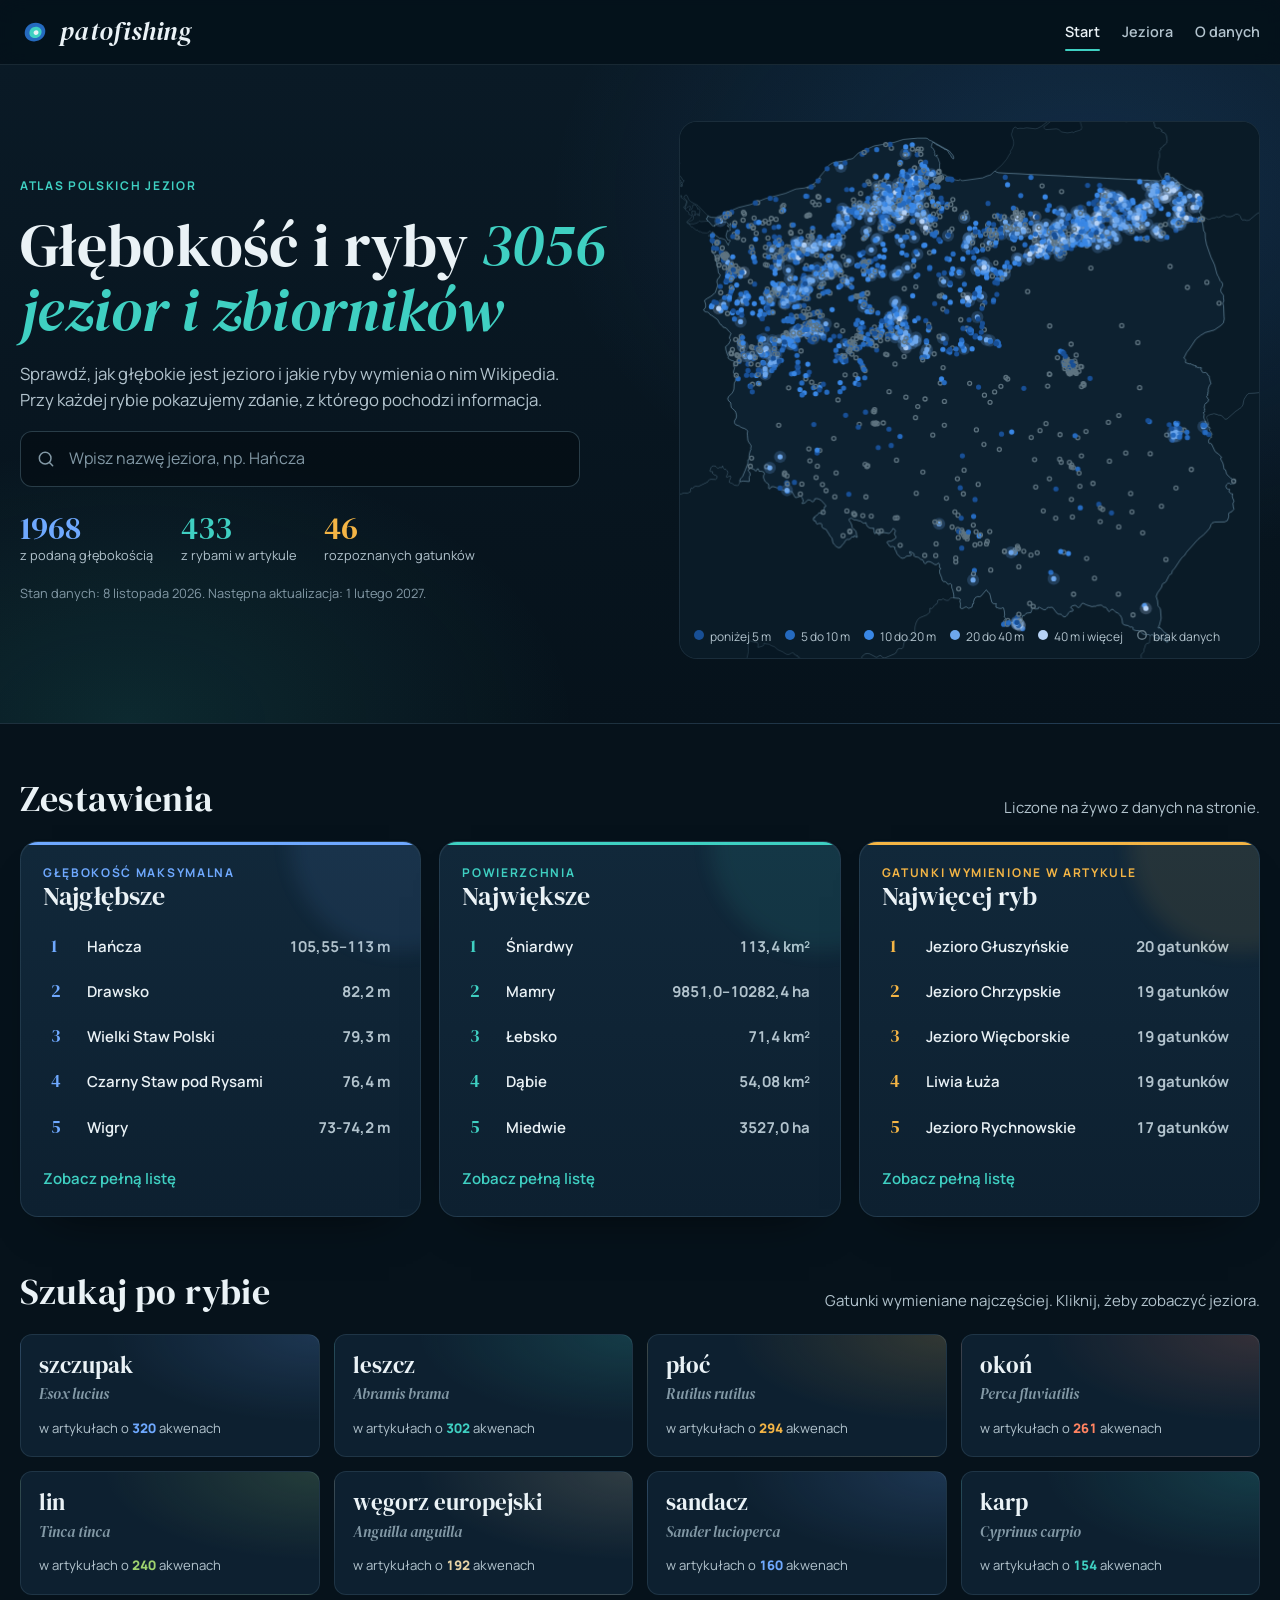
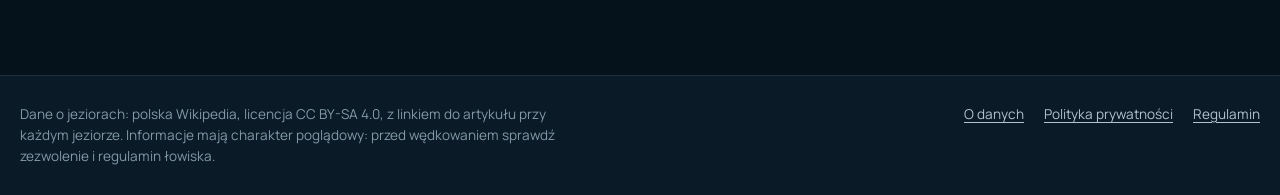
<file: site/index.html>
<!doctype html>
<html lang="pl">
<head>
<meta charset="utf-8">
<meta name="viewport" content="width=device-width, initial-scale=1, viewport-fit=cover">
<title>patofishing</title>
<meta name="claude:viewport-fit-sides" content="cover">
<meta name="description" content="Głębokość, powierzchnia i gatunki ryb w polskich jeziorach i zbiornikach, z cytatem źródła przy każdej informacji o rybach. Dane z polskiej Wikipedii, odświeżane co 3 miesiące.">
<meta name="theme-color" content="#06121b">
<link rel="icon" href="favicon.svg" type="image/svg+xml">
<link rel="icon" href="favicon-32.png" sizes="32x32" type="image/png">
<link rel="apple-touch-icon" href="apple-touch-icon.png">
<link rel="stylesheet" href="assets/style.css">
</head>
<body>
<svg width="0" height="0" style="position:absolute" aria-hidden="true">
  <symbol id="i-search" viewBox="0 0 24 24"><circle cx="11" cy="11" r="7"/><path d="m20 20-3.5-3.5"/></symbol>
  <symbol id="i-back" viewBox="0 0 24 24"><path d="M15 18l-6-6 6-6"/></symbol>
  <symbol id="i-next" viewBox="0 0 24 24"><path d="M5 12h14M13 6l6 6-6 6"/></symbol>
  <symbol id="i-plus" viewBox="0 0 24 24"><path d="M12 5v14M5 12h14"/></symbol>
  <symbol id="i-minus" viewBox="0 0 24 24"><path d="M5 12h14"/></symbol>
  <symbol id="i-close" viewBox="0 0 24 24"><path d="M6 6l12 12M18 6 6 18"/></symbol>
  <symbol id="i-out" viewBox="0 0 24 24"><path d="M14 4h6v6M20 4l-9 9M18 14v5a1 1 0 0 1-1 1H5a1 1 0 0 1-1-1V7a1 1 0 0 1 1-1h5"/></symbol>
  <symbol id="i-camera" viewBox="0 0 24 24"><path d="M4 8h3l2-3h6l2 3h3v11H4z"/><circle cx="12" cy="13" r="3.5"/></symbol>
  <symbol id="i-expand" viewBox="0 0 24 24"><path d="M4 9V4h5M20 9V4h-5M4 15v5h5M20 15v5h-5"/></symbol>
</svg>

<header class="nav">
  <div class="wrap">
    <a class="brand" href="#start" aria-label="patofishing, strona startowa">
      <svg viewBox="0 0 32 32" aria-hidden="true"><path d="M5 17c0-6 5-11 12-11 6 0 10 4 10 9 0 6-5 11-12 11C9 26 5 22 5 17z" fill="#256abf"/><path d="M10 17c0-3.5 3-6.5 7-6.5 3.5 0 6 2.4 6 5.3 0 3.6-3 6.7-7 6.7-3.5 0-6-2.3-6-5.5z" fill="#3fd0c2"/><path d="M14.5 16.8c0-1.4 1.2-2.6 2.8-2.6 1.4 0 2.4 1 2.4 2.2 0 1.5-1.2 2.7-2.8 2.7-1.4 0-2.4-1-2.4-2.3z" fill="#eaf2f6"/></svg>
      <span>patofishing</span>
    </a>
    <nav class="nav-links" aria-label="Główne">
      <a href="#start" data-nav="start" aria-current="page">Start</a>
      <a href="#jeziora" data-nav="jeziora">Jeziora</a>
      <a href="#polowy" data-nav="polowy" id="nav-catches" hidden>Połowy</a>
      <a href="o-danych.html">O danych</a>
    </nav>
  </div>
</header>

<main>
  <!-- ============================================================ START -->
  <div class="view" id="view-start">
    <section class="hero" aria-labelledby="hero-title">
      <div class="wrap">
        <div class="hero-copy rise">
          <p class="eyebrow">Atlas polskich jezior</p>
          <h1 id="hero-title">Głębokość i ryby <em id="hero-count">polskich jezior</em></h1>
          <p class="hero-lead">Sprawdź, jak głębokie jest jezioro i jakie ryby wymienia o nim Wikipedia. Przy każdej rybie pokazujemy zdanie, z którego pochodzi informacja.</p>
          <div class="search-box" role="search">
            <svg class="icon" aria-hidden="true"><use href="#i-search"/></svg>
            <label class="visually-hidden" for="hero-q">Nazwa jeziora</label>
            <input type="search" id="hero-q" placeholder="Wpisz nazwę jeziora, np. Hańcza" autocomplete="off" role="combobox" aria-expanded="false" aria-controls="hero-suggest" aria-autocomplete="list">
            <ul class="suggest" id="hero-suggest" role="listbox" hidden></ul>
          </div>
          <div class="facts" id="facts"></div>
          <p class="updated" id="updated"></p>
        </div>
        <figure class="hero-map rise" aria-label="Mapa Polski z jeziorami według głębokości">
          <canvas id="hero-map" role="img" aria-label="Mapa Polski. Każdy punkt to jezioro, kolor oznacza głębokość maksymalną."></canvas>
          <div class="tooltip" id="hero-tooltip" hidden></div>
          <figcaption class="map-caption" id="hero-legend"></figcaption>
        </figure>
      </div>
    </section>

    <section class="section" aria-labelledby="rank-title">
      <div class="wrap">
        <div class="section-head">
          <h2 id="rank-title">Zestawienia</h2>
          <p>Liczone na żywo z danych na stronie.</p>
        </div>
        <div class="rankings rise" id="rankings"></div>
      </div>
    </section>

    <section class="section" aria-labelledby="species-title">
      <div class="wrap">
        <div class="section-head">
          <h2 id="species-title">Szukaj po rybie</h2>
          <p>Gatunki wymieniane najczęściej. Kliknij, żeby zobaczyć jeziora.</p>
        </div>
        <div class="species-grid rise" id="species-grid"></div>
      </div>
    </section>

    <section class="section" id="start-catches" aria-labelledby="start-catches-title" hidden>
      <div class="wrap">
        <div class="section-head">
          <h2 id="start-catches-title">Ostatnie połowy</h2>
          <a class="btn" href="#polowy">Wszystkie połowy</a>
        </div>
        <div id="start-catches-body"></div>
      </div>
    </section>
    <div style="height:56px" aria-hidden="true"></div>
  </div>

  <!-- ============================================================ EXPLORER -->
  <div class="view" id="view-explore" hidden>
    <section class="page-head">
      <div class="wrap rise">
        <p class="eyebrow">Wyszukiwarka</p>
        <h1>Jeziora i zbiorniki</h1>
        <p>Filtruj po województwie, rodzaju i rybie. Kolor punktu na mapie i kropki przy jeziorze oznacza głębokość maksymalną.</p>
      </div>
    </section>
    <section class="explorer" aria-label="Wyszukiwarka jezior">
      <div class="wrap">
        <form class="card filters" role="search" onsubmit="return false">
          <div class="field">
            <label for="f-q">Nazwa</label>
            <input type="search" id="f-q" placeholder="np. Śniardwy" autocomplete="off">
          </div>
          <div class="field">
            <label for="f-voiv">Województwo</label>
            <select id="f-voiv"><option value="">Wszystkie</option></select>
          </div>
          <div class="field">
            <label for="f-kind">Rodzaj</label>
            <select id="f-kind">
              <option value="">Wszystkie</option>
              <option value="j">Jeziora</option>
              <option value="z">Zbiorniki sztuczne</option>
            </select>
          </div>
          <div class="field">
            <label for="f-fish">Ryba w artykule</label>
            <select id="f-fish"><option value="">Dowolna</option></select>
          </div>
          <div class="field">
            <label for="f-sort">Kolejność</label>
            <select id="f-sort">
              <option value="name">Nazwa</option>
              <option value="depth">Najgłębsze</option>
              <option value="area">Największe</option>
              <option value="fish">Najwięcej gatunków ryb</option>
            </select>
          </div>
          <label class="check" for="f-onlyfish"><input type="checkbox" id="f-onlyfish"><span>Tylko z informacją o rybach</span></label>
        </form>

        <div class="result-bar">
          <span class="result-count num" id="result-count"></span>
          <button type="button" class="linklike" id="clear-filters" hidden>Wyczyść filtry</button>
          <div class="toggle" role="group" aria-label="Widok">
            <button type="button" id="mode-list" aria-pressed="true">Lista</button>
            <button type="button" id="mode-map" aria-pressed="false">Mapa</button>
          </div>
        </div>

        <div class="explore-grid" id="explore-grid" data-mode="list">
          <div class="list-col">
            <ul class="lake-list" id="results" aria-label="Wyniki"></ul>
            <div id="more" hidden style="padding-top:14px"><button type="button" class="btn" id="more-btn">Pokaż więcej</button></div>
          </div>
          <figure class="card map-card" aria-label="Mapa głębokości">
            <div class="map-tools">
              <button type="button" class="btn" id="zoom-in" aria-label="Przybliż"><svg class="icon" aria-hidden="true"><use href="#i-plus"/></svg></button>
              <button type="button" class="btn" id="zoom-out" aria-label="Oddal"><svg class="icon" aria-hidden="true"><use href="#i-minus"/></svg></button>
              <button type="button" class="btn" id="zoom-reset" aria-label="Pokaż całą Polskę"><svg class="icon" aria-hidden="true"><use href="#i-expand"/></svg></button>
            </div>
            <div class="canvas-box" id="canvas-box">
              <canvas id="map" role="img" aria-label="Mapa Polski z wynikami wyszukiwania. Lista obok zawiera te same jeziora."></canvas>
              <div class="tooltip" id="tooltip" hidden></div>
            </div>
            <figcaption class="legend"><span class="title">Głębokość maksymalna</span><span class="legend-items" id="legend-items"></span></figcaption>
          </figure>
        </div>
      </div>
    </section>
  </div>

  <!-- ============================================================ LAKE -->
  <div class="view" id="view-lake" hidden>
    <section class="lake-hero">
      <div class="wrap" id="lake-hero"></div>
    </section>
    <section class="lake-body">
      <div class="wrap" id="lake-body"></div>
    </section>
  </div>

  <!-- ============================================================ CATCHES -->
  <div class="view catches" id="view-catches" hidden>
    <section class="page-head">
      <div class="wrap rise">
        <p class="eyebrow">Galeria</p>
        <h1 id="catches-title">Połowy</h1>
        <p>Zdjęcia i wymiary ryb dodane przez użytkowników. Wpisów nie weryfikujemy.</p>
        <div><button type="button" class="btn btn-primary" id="add-catch" hidden><svg class="icon" aria-hidden="true"><use href="#i-camera"/></svg>Dodaj połów</button></div>
        <p class="muted" id="catch-permission" hidden></p>
      </div>
    </section>
    <div class="wrap catches-wrap">
      <div class="catch-toolbar">
        <div class="field">
          <label for="g-species">Gatunek</label>
          <select id="g-species"><option value="">Wszystkie</option></select>
        </div>
        <label class="check" for="g-mine" id="g-mine-label" hidden><input type="checkbox" id="g-mine"><span>Tylko moje</span></label>
        <span class="lake-chip" id="g-lake" hidden></span>
        <span class="num muted" id="g-count"></span>
      </div>
      <p class="muted" id="g-state">Wczytywanie połowów…</p>
      <ul class="catch-grid" id="g-grid"></ul>
    </div>
  </div>
</main>

<dialog class="sheet-dialog" id="catch-dialog" aria-labelledby="catch-form-title">
  <form class="catch-form" id="catch-form" novalidate>
    <div class="form-top">
      <h2 id="catch-form-title">Nowy połów</h2>
      <button type="button" class="icon-btn" id="c-close" aria-label="Zamknij"><svg class="icon" aria-hidden="true"><use href="#i-close"/></svg></button>
    </div>
    <div class="form-grid">
      <div class="field photo-field">
        <label for="c-photo">Zdjęcie ryby</label>
        <input type="file" id="c-photo" accept="image/jpeg,image/png,image/webp,image/heic,image/heif" required>
        <img id="c-preview" alt="Podgląd wybranego zdjęcia" hidden>
        <p class="hint">Zdjęcie zmniejszamy do 1600 pikseli, a dane z pliku, w tym położenie GPS, usuwamy przed wysłaniem.</p>
      </div>
      <div class="field">
        <label for="c-species">Gatunek</label>
        <select id="c-species" required><option value="">Wybierz gatunek</option></select>
      </div>
      <div class="field" id="c-species-other-field" hidden>
        <label for="c-species-other">Nazwa gatunku</label>
        <input type="text" id="c-species-other" maxlength="40">
      </div>
      <div class="field-row">
        <div class="field">
          <label for="c-length">Długość (cm)</label>
          <input type="text" id="c-length" inputmode="decimal" autocomplete="off" placeholder="np. 62,5" required>
        </div>
        <div class="field">
          <label for="c-weight">Waga (kg, opcjonalnie)</label>
          <input type="text" id="c-weight" inputmode="decimal" autocomplete="off" placeholder="np. 2,4">
        </div>
      </div>
      <div class="field">
        <label for="c-lake">Jezioro lub łowisko (opcjonalnie)</label>
        <input type="text" id="c-lake" list="c-lake-list" maxlength="80" autocomplete="off" placeholder="Zacznij pisać nazwę">
        <datalist id="c-lake-list"></datalist>
      </div>
      <div class="field-row">
        <div class="field">
          <label for="c-date">Data połowu</label>
          <input type="date" id="c-date" required>
        </div>
        <div class="field">
          <label for="c-nick">Podpis (opcjonalnie)</label>
          <input type="text" id="c-nick" maxlength="40" autocomplete="nickname">
        </div>
      </div>
      <div class="field">
        <label for="c-note">Notatka (opcjonalnie)</label>
        <textarea id="c-note" maxlength="300" rows="2"></textarea>
      </div>
      <label class="check" for="c-consent"><input type="checkbox" id="c-consent" required><span>To moje zdjęcie i zgadzam się na jego publikację na tej stronie zgodnie z <a href="regulamin.html" target="_blank">regulaminem</a>.</span></label>
    </div>
    <p class="form-error" id="c-error" role="alert" hidden></p>
    <div class="form-actions">
      <button type="submit" class="btn btn-primary" id="c-submit">Dodaj połów</button>
      <button type="button" class="btn" id="c-cancel">Anuluj</button>
      <span class="form-status" id="c-status" aria-live="polite"></span>
    </div>
  </form>
</dialog>

<footer class="footer">
  <div class="wrap">
    <p>Dane o jeziorach: polska Wikipedia, licencja CC BY-SA 4.0, z linkiem do artykułu przy każdym jeziorze. Informacje mają charakter poglądowy: przed wędkowaniem sprawdź zezwolenie i regulamin łowiska.</p>
    <nav aria-label="Informacje">
      <a href="o-danych.html">O danych</a>
      <a href="polityka-prywatnosci.html">Polityka prywatności</a>
      <a href="regulamin.html">Regulamin</a>
    </nav>
  </div>
</footer>
<script src="assets/app.js" defer></script>
<script src="assets/catches.js" defer></script>
</body>
</html>
</file>
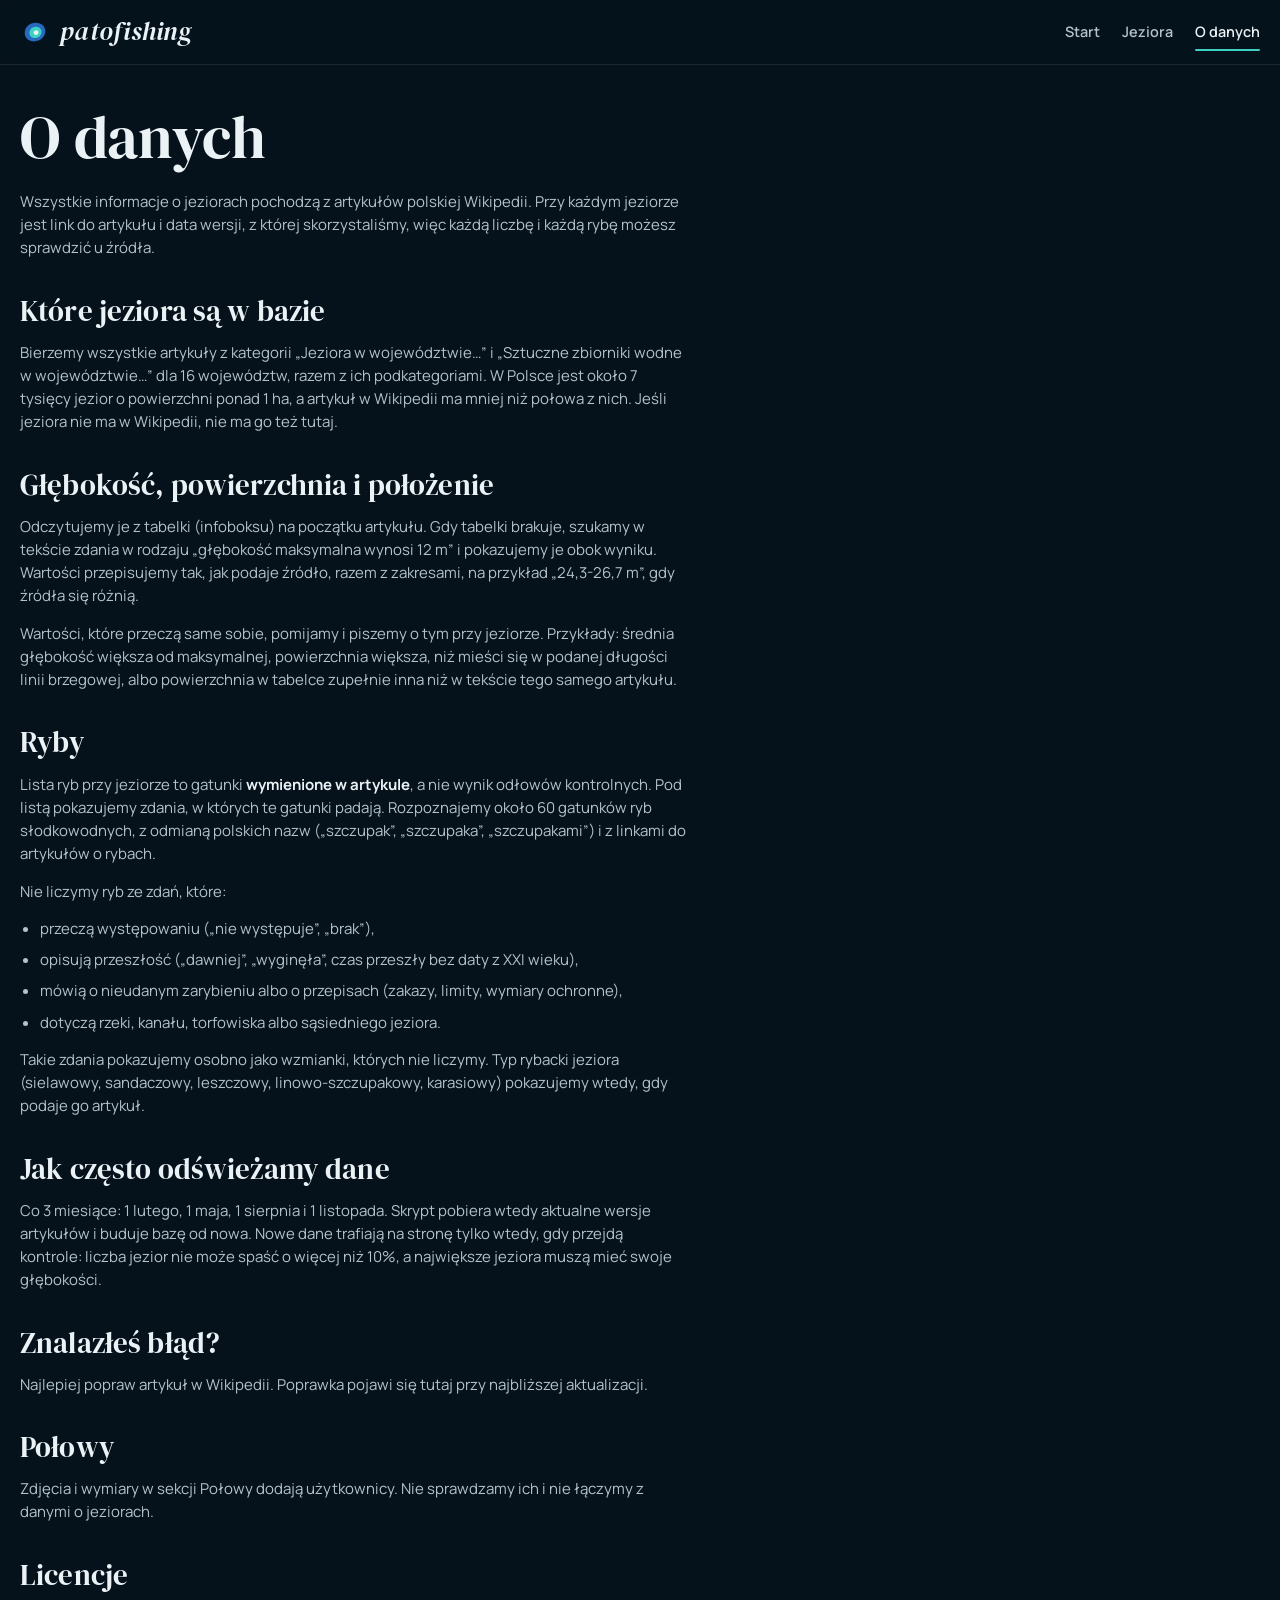
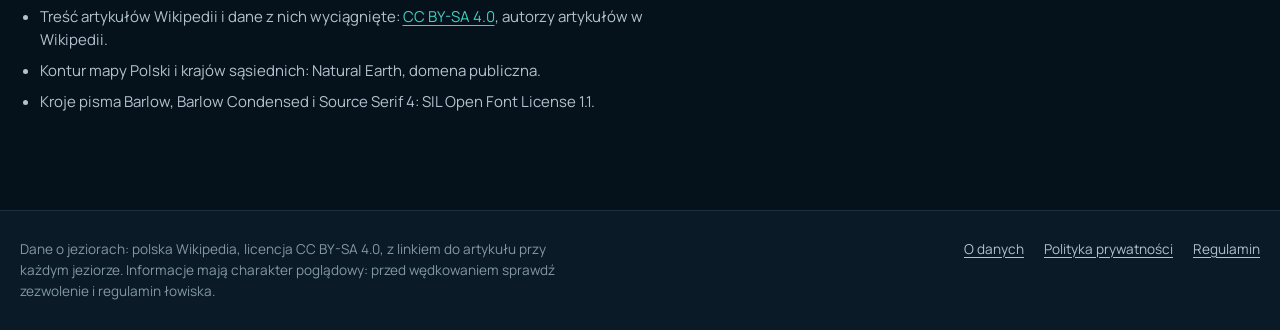
<file: site/o-danych.html>
<!doctype html>
<html lang="pl">
<head>
<meta charset="utf-8">
<meta name="viewport" content="width=device-width, initial-scale=1, viewport-fit=cover">
<title>O danych · patofishing</title>
<meta name="description" content="Skąd pochodzą dane o głębokości i rybach w jeziorach na stronie patofishing, jak je sprawdzamy i jak często są odświeżane.">
<link rel="icon" href="favicon.svg" type="image/svg+xml">
<link rel="icon" href="favicon-32.png" sizes="32x32" type="image/png">
<link rel="apple-touch-icon" href="apple-touch-icon.png">
<meta name="theme-color" content="#06121b">
<link rel="stylesheet" href="assets/style.css">
</head>
<body>
<svg width="0" height="0" style="position:absolute" aria-hidden="true">
  <symbol id="i-search" viewBox="0 0 24 24"><circle cx="11" cy="11" r="7"/><path d="m20 20-3.5-3.5"/></symbol>
  <symbol id="i-back" viewBox="0 0 24 24"><path d="M15 18l-6-6 6-6"/></symbol>
  <symbol id="i-next" viewBox="0 0 24 24"><path d="M5 12h14M13 6l6 6-6 6"/></symbol>
  <symbol id="i-plus" viewBox="0 0 24 24"><path d="M12 5v14M5 12h14"/></symbol>
  <symbol id="i-minus" viewBox="0 0 24 24"><path d="M5 12h14"/></symbol>
  <symbol id="i-close" viewBox="0 0 24 24"><path d="M6 6l12 12M18 6 6 18"/></symbol>
  <symbol id="i-out" viewBox="0 0 24 24"><path d="M14 4h6v6M20 4l-9 9M18 14v5a1 1 0 0 1-1 1H5a1 1 0 0 1-1-1V7a1 1 0 0 1 1-1h5"/></symbol>
  <symbol id="i-camera" viewBox="0 0 24 24"><path d="M4 8h3l2-3h6l2 3h3v11H4z"/><circle cx="12" cy="13" r="3.5"/></symbol>
  <symbol id="i-expand" viewBox="0 0 24 24"><path d="M4 9V4h5M20 9V4h-5M4 15v5h5M20 15v5h-5"/></symbol>
</svg>

<header class="nav">
  <div class="wrap">
    <a class="brand" href="./#start" aria-label="patofishing, strona startowa">
      <svg viewBox="0 0 32 32" aria-hidden="true"><path d="M5 17c0-6 5-11 12-11 6 0 10 4 10 9 0 6-5 11-12 11C9 26 5 22 5 17z" fill="#256abf"/><path d="M10 17c0-3.5 3-6.5 7-6.5 3.5 0 6 2.4 6 5.3 0 3.6-3 6.7-7 6.7-3.5 0-6-2.3-6-5.5z" fill="#3fd0c2"/><path d="M14.5 16.8c0-1.4 1.2-2.6 2.8-2.6 1.4 0 2.4 1 2.4 2.2 0 1.5-1.2 2.7-2.8 2.7-1.4 0-2.4-1-2.4-2.3z" fill="#eaf2f6"/></svg>
      <span>patofishing</span>
    </a>
    <nav class="nav-links" aria-label="Główne">
      <a href="./#start" data-nav="start">Start</a>
      <a href="./#jeziora" data-nav="jeziora">Jeziora</a>
      <a href="o-danych.html" aria-current="page">O danych</a>
    </nav>
  </div>
</header>
<main>
  <div class="wrap prose-wrap">
    <article class="prose">
      <h1>O danych</h1>
      <p>Wszystkie informacje o jeziorach pochodzą z artykułów polskiej Wikipedii. Przy każdym jeziorze jest link do artykułu i data wersji, z której skorzystaliśmy, więc każdą liczbę i każdą rybę możesz sprawdzić u źródła.</p>

      <h2>Które jeziora są w bazie</h2>
      <p>Bierzemy wszystkie artykuły z kategorii „Jeziora w województwie…” i „Sztuczne zbiorniki wodne w województwie…” dla 16 województw, razem z ich podkategoriami. W Polsce jest około 7 tysięcy jezior o powierzchni ponad 1 ha, a artykuł w Wikipedii ma mniej niż połowa z nich. Jeśli jeziora nie ma w Wikipedii, nie ma go też tutaj.</p>

      <h2>Głębokość, powierzchnia i położenie</h2>
      <p>Odczytujemy je z tabelki (infoboksu) na początku artykułu. Gdy tabelki brakuje, szukamy w tekście zdania w rodzaju „głębokość maksymalna wynosi 12 m” i pokazujemy je obok wyniku. Wartości przepisujemy tak, jak podaje źródło, razem z zakresami, na przykład „24,3-26,7 m”, gdy źródła się różnią.</p>
      <p>Wartości, które przeczą same sobie, pomijamy i piszemy o tym przy jeziorze. Przykłady: średnia głębokość większa od maksymalnej, powierzchnia większa, niż mieści się w podanej długości linii brzegowej, albo powierzchnia w tabelce zupełnie inna niż w tekście tego samego artykułu.</p>

      <h2>Ryby</h2>
      <p>Lista ryb przy jeziorze to gatunki <strong>wymienione w artykule</strong>, a nie wynik odłowów kontrolnych. Pod listą pokazujemy zdania, w których te gatunki padają. Rozpoznajemy około 60 gatunków ryb słodkowodnych, z odmianą polskich nazw („szczupak”, „szczupaka”, „szczupakami”) i z linkami do artykułów o rybach.</p>
      <p>Nie liczymy ryb ze zdań, które:</p>
      <ul>
        <li>przeczą występowaniu („nie występuje”, „brak”),</li>
        <li>opisują przeszłość („dawniej”, „wyginęła”, czas przeszły bez daty z XXI wieku),</li>
        <li>mówią o nieudanym zarybieniu albo o przepisach (zakazy, limity, wymiary ochronne),</li>
        <li>dotyczą rzeki, kanału, torfowiska albo sąsiedniego jeziora.</li>
      </ul>
      <p>Takie zdania pokazujemy osobno jako wzmianki, których nie liczymy. Typ rybacki jeziora (sielawowy, sandaczowy, leszczowy, linowo-szczupakowy, karasiowy) pokazujemy wtedy, gdy podaje go artykuł.</p>

      <h2>Jak często odświeżamy dane</h2>
      <p>Co 3 miesiące: 1 lutego, 1 maja, 1 sierpnia i 1 listopada. Skrypt pobiera wtedy aktualne wersje artykułów i buduje bazę od nowa. Nowe dane trafiają na stronę tylko wtedy, gdy przejdą kontrole: liczba jezior nie może spaść o więcej niż 10%, a największe jeziora muszą mieć swoje głębokości.</p>

      <h2>Znalazłeś błąd?</h2>
      <p>Najlepiej popraw artykuł w Wikipedii. Poprawka pojawi się tutaj przy najbliższej aktualizacji.</p>

      <h2>Połowy</h2>
      <p>Zdjęcia i wymiary w sekcji Połowy dodają użytkownicy. Nie sprawdzamy ich i nie łączymy z danymi o jeziorach.</p>

      <h2>Licencje</h2>
      <ul>
        <li>Treść artykułów Wikipedii i dane z nich wyciągnięte: <a href="https://creativecommons.org/licenses/by-sa/4.0/deed.pl" target="_blank" rel="noopener">CC BY-SA 4.0</a>, autorzy artykułów w Wikipedii.</li>
        <li>Kontur mapy Polski i krajów sąsiednich: Natural Earth, domena publiczna.</li>
        <li>Kroje pisma Barlow, Barlow Condensed i Source Serif 4: SIL Open Font License 1.1.</li>
      </ul>
    </article>
  </div>
</main>
<footer class="footer">
  <div class="wrap">
    <p>Dane o jeziorach: polska Wikipedia, licencja CC BY-SA 4.0, z linkiem do artykułu przy każdym jeziorze. Informacje mają charakter poglądowy: przed wędkowaniem sprawdź zezwolenie i regulamin łowiska.</p>
    <nav aria-label="Informacje">
      <a href="o-danych.html">O danych</a>
      <a href="polityka-prywatnosci.html">Polityka prywatności</a>
      <a href="regulamin.html">Regulamin</a>
    </nav>
  </div>
</footer>
</body>
</html>
</file>
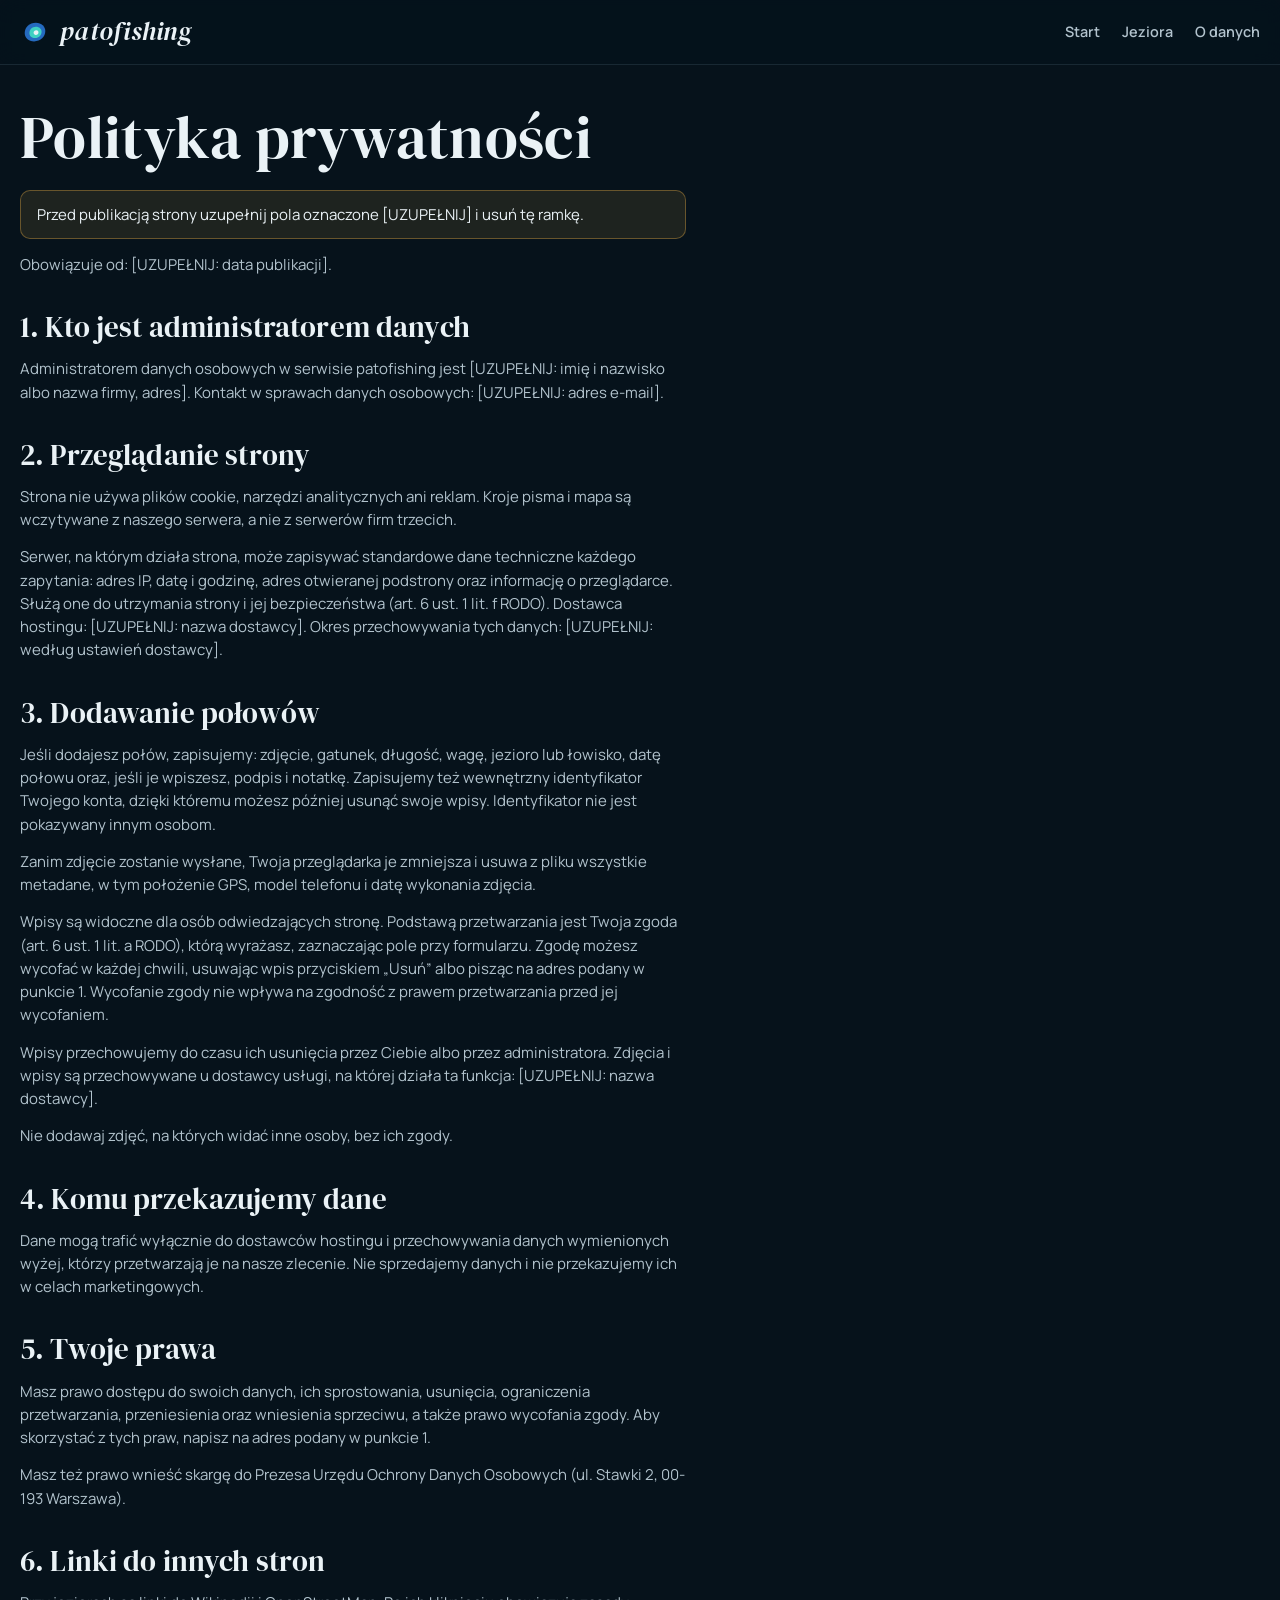
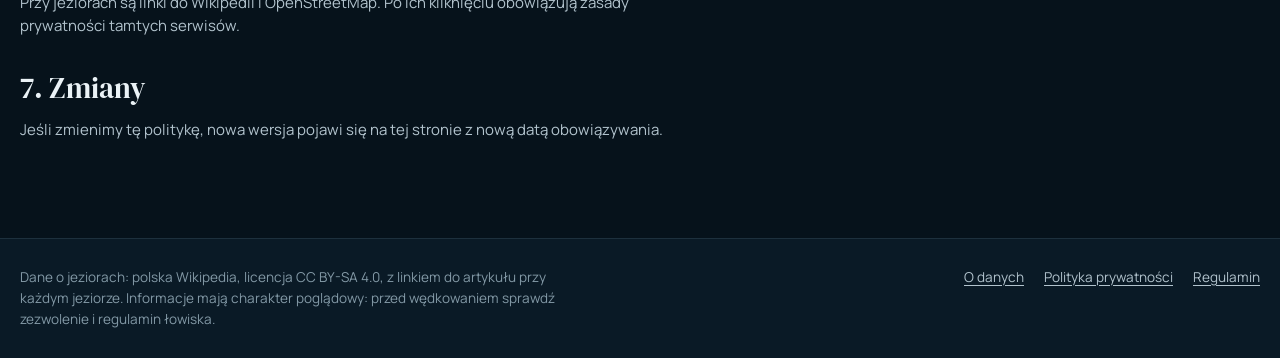
<file: site/polityka-prywatnosci.html>
<!doctype html>
<html lang="pl">
<head>
<meta charset="utf-8">
<meta name="viewport" content="width=device-width, initial-scale=1, viewport-fit=cover">
<title>Polityka prywatności · patofishing</title>
<meta name="description" content="Jakie dane zbiera strona patofishing, w jakim celu i jakie masz prawa.">
<link rel="icon" href="favicon.svg" type="image/svg+xml">
<link rel="icon" href="favicon-32.png" sizes="32x32" type="image/png">
<link rel="apple-touch-icon" href="apple-touch-icon.png">
<meta name="theme-color" content="#06121b">
<link rel="stylesheet" href="assets/style.css">
</head>
<body>
<svg width="0" height="0" style="position:absolute" aria-hidden="true">
  <symbol id="i-search" viewBox="0 0 24 24"><circle cx="11" cy="11" r="7"/><path d="m20 20-3.5-3.5"/></symbol>
  <symbol id="i-back" viewBox="0 0 24 24"><path d="M15 18l-6-6 6-6"/></symbol>
  <symbol id="i-next" viewBox="0 0 24 24"><path d="M5 12h14M13 6l6 6-6 6"/></symbol>
  <symbol id="i-plus" viewBox="0 0 24 24"><path d="M12 5v14M5 12h14"/></symbol>
  <symbol id="i-minus" viewBox="0 0 24 24"><path d="M5 12h14"/></symbol>
  <symbol id="i-close" viewBox="0 0 24 24"><path d="M6 6l12 12M18 6 6 18"/></symbol>
  <symbol id="i-out" viewBox="0 0 24 24"><path d="M14 4h6v6M20 4l-9 9M18 14v5a1 1 0 0 1-1 1H5a1 1 0 0 1-1-1V7a1 1 0 0 1 1-1h5"/></symbol>
  <symbol id="i-camera" viewBox="0 0 24 24"><path d="M4 8h3l2-3h6l2 3h3v11H4z"/><circle cx="12" cy="13" r="3.5"/></symbol>
  <symbol id="i-expand" viewBox="0 0 24 24"><path d="M4 9V4h5M20 9V4h-5M4 15v5h5M20 15v5h-5"/></symbol>
</svg>

<header class="nav">
  <div class="wrap">
    <a class="brand" href="./#start" aria-label="patofishing, strona startowa">
      <svg viewBox="0 0 32 32" aria-hidden="true"><path d="M5 17c0-6 5-11 12-11 6 0 10 4 10 9 0 6-5 11-12 11C9 26 5 22 5 17z" fill="#256abf"/><path d="M10 17c0-3.5 3-6.5 7-6.5 3.5 0 6 2.4 6 5.3 0 3.6-3 6.7-7 6.7-3.5 0-6-2.3-6-5.5z" fill="#3fd0c2"/><path d="M14.5 16.8c0-1.4 1.2-2.6 2.8-2.6 1.4 0 2.4 1 2.4 2.2 0 1.5-1.2 2.7-2.8 2.7-1.4 0-2.4-1-2.4-2.3z" fill="#eaf2f6"/></svg>
      <span>patofishing</span>
    </a>
    <nav class="nav-links" aria-label="Główne">
      <a href="./#start" data-nav="start">Start</a>
      <a href="./#jeziora" data-nav="jeziora">Jeziora</a>
      <a href="o-danych.html">O danych</a>
    </nav>
  </div>
</header>
<main>
  <div class="wrap prose-wrap">
    <article class="prose">
      <h1>Polityka prywatności</h1>
      <p class="todo">Przed publikacją strony uzupełnij pola oznaczone [UZUPEŁNIJ] i usuń tę ramkę.</p>
      <p>Obowiązuje od: [UZUPEŁNIJ: data publikacji].</p>

      <h2>1. Kto jest administratorem danych</h2>
      <p>Administratorem danych osobowych w serwisie patofishing jest [UZUPEŁNIJ: imię i nazwisko albo nazwa firmy, adres]. Kontakt w sprawach danych osobowych: [UZUPEŁNIJ: adres e-mail].</p>

      <h2>2. Przeglądanie strony</h2>
      <p>Strona nie używa plików cookie, narzędzi analitycznych ani reklam. Kroje pisma i mapa są wczytywane z naszego serwera, a nie z serwerów firm trzecich.</p>
      <p>Serwer, na którym działa strona, może zapisywać standardowe dane techniczne każdego zapytania: adres IP, datę i godzinę, adres otwieranej podstrony oraz informację o przeglądarce. Służą one do utrzymania strony i jej bezpieczeństwa (art. 6 ust. 1 lit. f RODO). Dostawca hostingu: [UZUPEŁNIJ: nazwa dostawcy]. Okres przechowywania tych danych: [UZUPEŁNIJ: według ustawień dostawcy].</p>

      <h2>3. Dodawanie połowów</h2>
      <p>Jeśli dodajesz połów, zapisujemy: zdjęcie, gatunek, długość, wagę, jezioro lub łowisko, datę połowu oraz, jeśli je wpiszesz, podpis i notatkę. Zapisujemy też wewnętrzny identyfikator Twojego konta, dzięki któremu możesz później usunąć swoje wpisy. Identyfikator nie jest pokazywany innym osobom.</p>
      <p>Zanim zdjęcie zostanie wysłane, Twoja przeglądarka je zmniejsza i usuwa z pliku wszystkie metadane, w tym położenie GPS, model telefonu i datę wykonania zdjęcia.</p>
      <p>Wpisy są widoczne dla osób odwiedzających stronę. Podstawą przetwarzania jest Twoja zgoda (art. 6 ust. 1 lit. a RODO), którą wyrażasz, zaznaczając pole przy formularzu. Zgodę możesz wycofać w każdej chwili, usuwając wpis przyciskiem „Usuń” albo pisząc na adres podany w punkcie 1. Wycofanie zgody nie wpływa na zgodność z prawem przetwarzania przed jej wycofaniem.</p>
      <p>Wpisy przechowujemy do czasu ich usunięcia przez Ciebie albo przez administratora. Zdjęcia i wpisy są przechowywane u dostawcy usługi, na której działa ta funkcja: [UZUPEŁNIJ: nazwa dostawcy].</p>
      <p>Nie dodawaj zdjęć, na których widać inne osoby, bez ich zgody.</p>

      <h2>4. Komu przekazujemy dane</h2>
      <p>Dane mogą trafić wyłącznie do dostawców hostingu i przechowywania danych wymienionych wyżej, którzy przetwarzają je na nasze zlecenie. Nie sprzedajemy danych i nie przekazujemy ich w celach marketingowych.</p>

      <h2>5. Twoje prawa</h2>
      <p>Masz prawo dostępu do swoich danych, ich sprostowania, usunięcia, ograniczenia przetwarzania, przeniesienia oraz wniesienia sprzeciwu, a także prawo wycofania zgody. Aby skorzystać z tych praw, napisz na adres podany w punkcie 1.</p>
      <p>Masz też prawo wnieść skargę do Prezesa Urzędu Ochrony Danych Osobowych (ul. Stawki 2, 00-193 Warszawa).</p>

      <h2>6. Linki do innych stron</h2>
      <p>Przy jeziorach są linki do Wikipedii i OpenStreetMap. Po ich kliknięciu obowiązują zasady prywatności tamtych serwisów.</p>

      <h2>7. Zmiany</h2>
      <p>Jeśli zmienimy tę politykę, nowa wersja pojawi się na tej stronie z nową datą obowiązywania.</p>
    </article>
  </div>
</main>
<footer class="footer">
  <div class="wrap">
    <p>Dane o jeziorach: polska Wikipedia, licencja CC BY-SA 4.0, z linkiem do artykułu przy każdym jeziorze. Informacje mają charakter poglądowy: przed wędkowaniem sprawdź zezwolenie i regulamin łowiska.</p>
    <nav aria-label="Informacje">
      <a href="o-danych.html">O danych</a>
      <a href="polityka-prywatnosci.html">Polityka prywatności</a>
      <a href="regulamin.html">Regulamin</a>
    </nav>
  </div>
</footer>
</body>
</html>
</file>
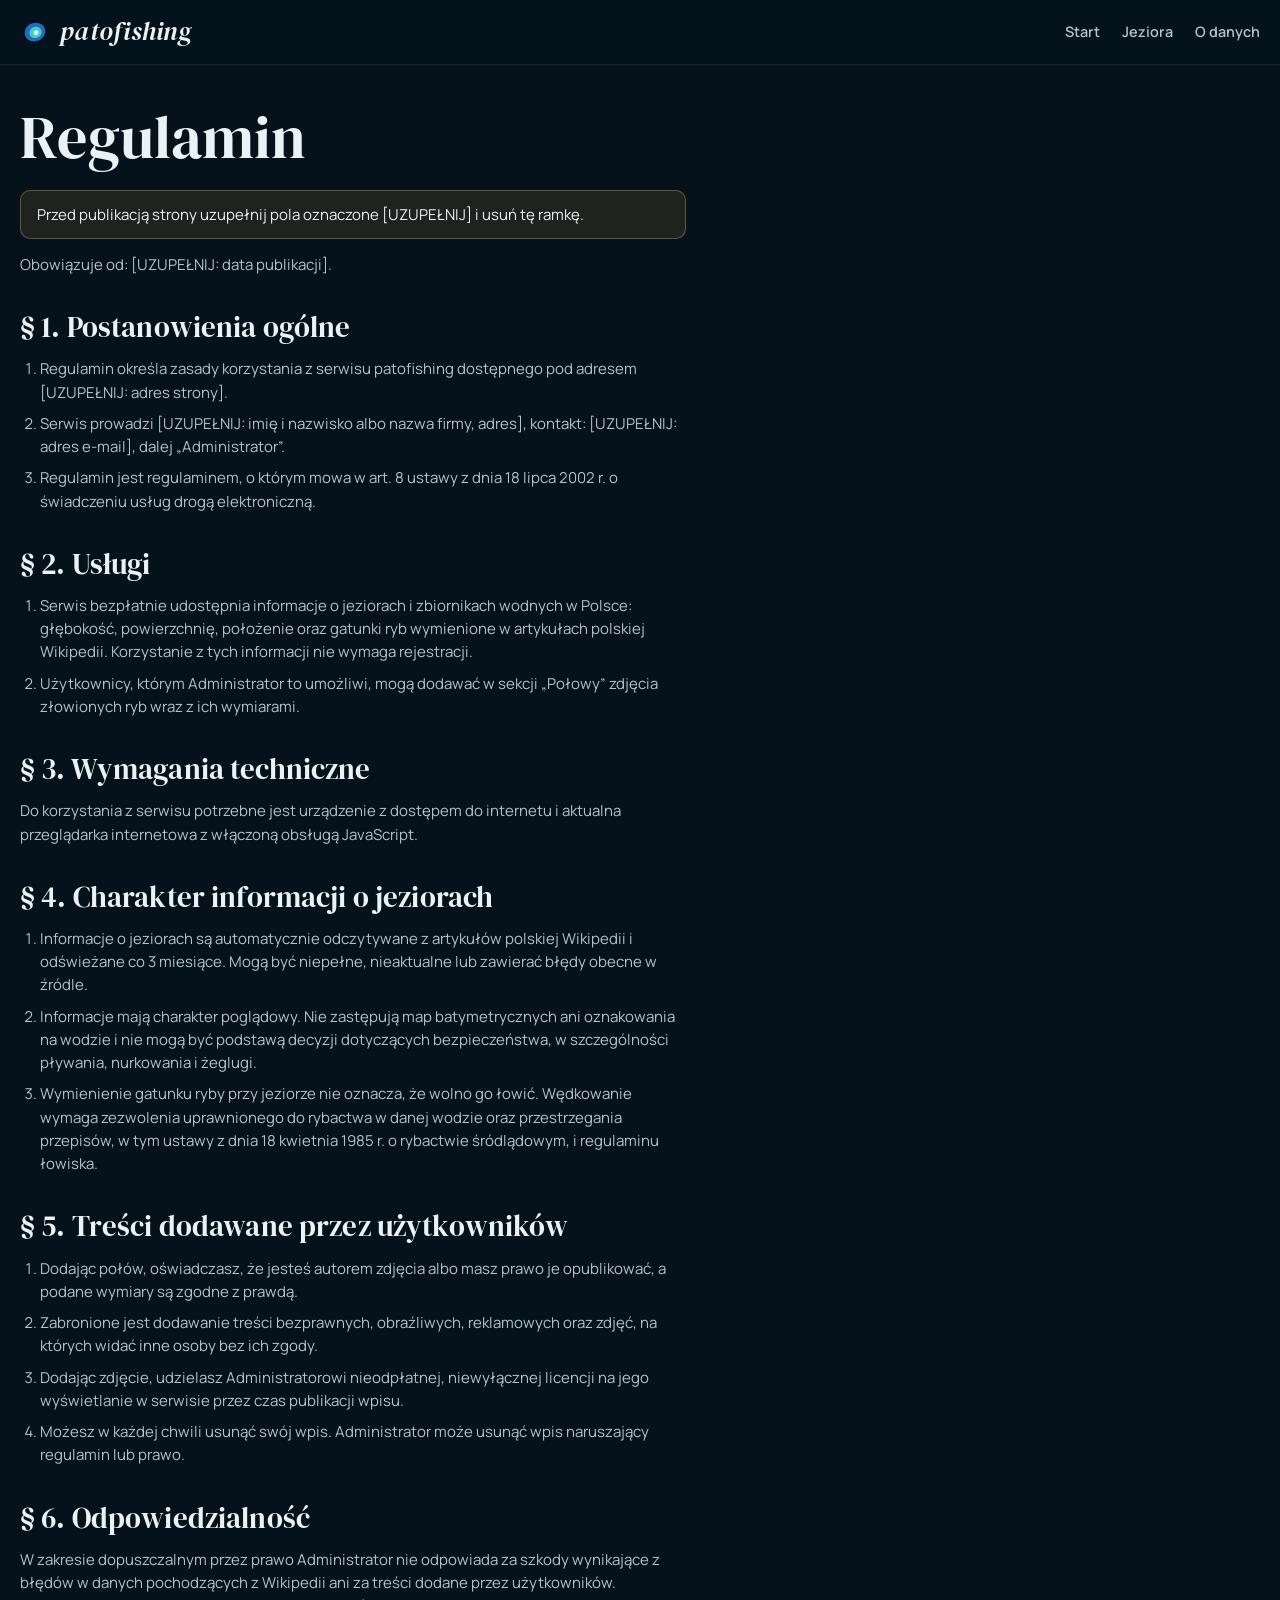
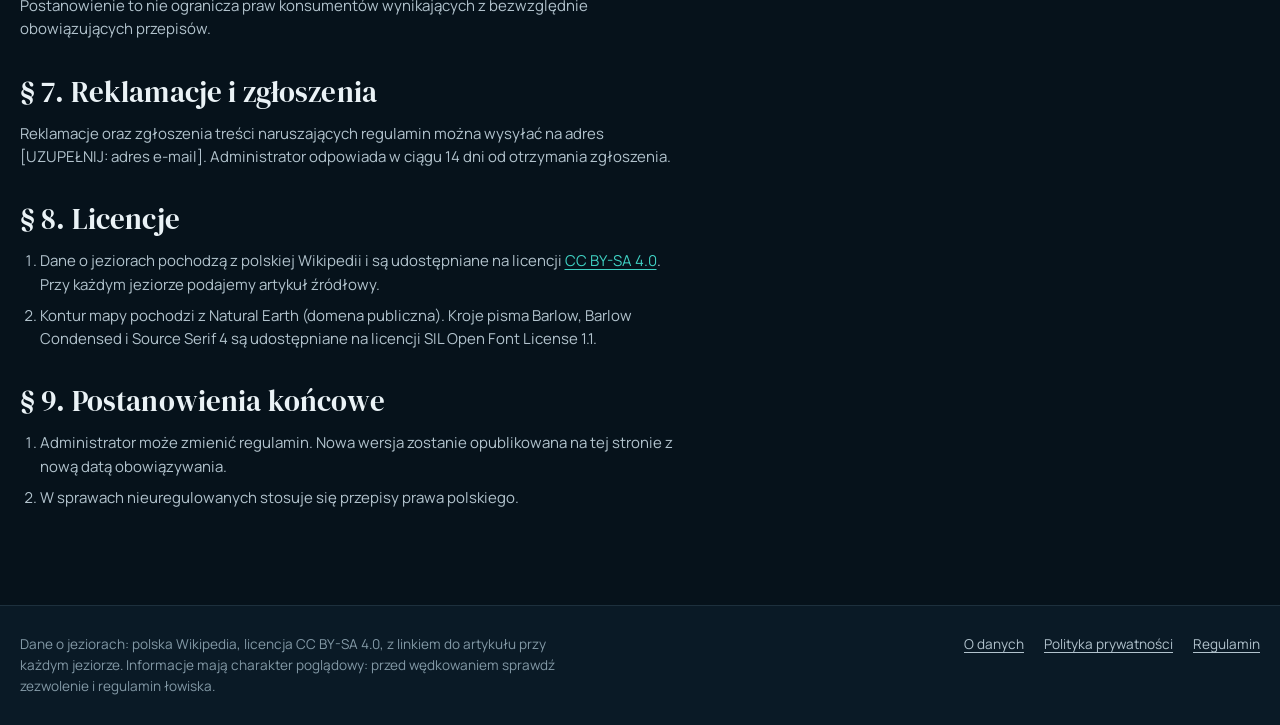
<file: site/regulamin.html>
<!doctype html>
<html lang="pl">
<head>
<meta charset="utf-8">
<meta name="viewport" content="width=device-width, initial-scale=1, viewport-fit=cover">
<title>Regulamin · patofishing</title>
<meta name="description" content="Zasady korzystania ze strony patofishing.">
<link rel="icon" href="favicon.svg" type="image/svg+xml">
<link rel="icon" href="favicon-32.png" sizes="32x32" type="image/png">
<link rel="apple-touch-icon" href="apple-touch-icon.png">
<meta name="theme-color" content="#06121b">
<link rel="stylesheet" href="assets/style.css">
</head>
<body>
<svg width="0" height="0" style="position:absolute" aria-hidden="true">
  <symbol id="i-search" viewBox="0 0 24 24"><circle cx="11" cy="11" r="7"/><path d="m20 20-3.5-3.5"/></symbol>
  <symbol id="i-back" viewBox="0 0 24 24"><path d="M15 18l-6-6 6-6"/></symbol>
  <symbol id="i-next" viewBox="0 0 24 24"><path d="M5 12h14M13 6l6 6-6 6"/></symbol>
  <symbol id="i-plus" viewBox="0 0 24 24"><path d="M12 5v14M5 12h14"/></symbol>
  <symbol id="i-minus" viewBox="0 0 24 24"><path d="M5 12h14"/></symbol>
  <symbol id="i-close" viewBox="0 0 24 24"><path d="M6 6l12 12M18 6 6 18"/></symbol>
  <symbol id="i-out" viewBox="0 0 24 24"><path d="M14 4h6v6M20 4l-9 9M18 14v5a1 1 0 0 1-1 1H5a1 1 0 0 1-1-1V7a1 1 0 0 1 1-1h5"/></symbol>
  <symbol id="i-camera" viewBox="0 0 24 24"><path d="M4 8h3l2-3h6l2 3h3v11H4z"/><circle cx="12" cy="13" r="3.5"/></symbol>
  <symbol id="i-expand" viewBox="0 0 24 24"><path d="M4 9V4h5M20 9V4h-5M4 15v5h5M20 15v5h-5"/></symbol>
</svg>

<header class="nav">
  <div class="wrap">
    <a class="brand" href="./#start" aria-label="patofishing, strona startowa">
      <svg viewBox="0 0 32 32" aria-hidden="true"><path d="M5 17c0-6 5-11 12-11 6 0 10 4 10 9 0 6-5 11-12 11C9 26 5 22 5 17z" fill="#256abf"/><path d="M10 17c0-3.5 3-6.5 7-6.5 3.5 0 6 2.4 6 5.3 0 3.6-3 6.7-7 6.7-3.5 0-6-2.3-6-5.5z" fill="#3fd0c2"/><path d="M14.5 16.8c0-1.4 1.2-2.6 2.8-2.6 1.4 0 2.4 1 2.4 2.2 0 1.5-1.2 2.7-2.8 2.7-1.4 0-2.4-1-2.4-2.3z" fill="#eaf2f6"/></svg>
      <span>patofishing</span>
    </a>
    <nav class="nav-links" aria-label="Główne">
      <a href="./#start" data-nav="start">Start</a>
      <a href="./#jeziora" data-nav="jeziora">Jeziora</a>
      <a href="o-danych.html">O danych</a>
    </nav>
  </div>
</header>
<main>
  <div class="wrap prose-wrap">
    <article class="prose">
      <h1>Regulamin</h1>
      <p class="todo">Przed publikacją strony uzupełnij pola oznaczone [UZUPEŁNIJ] i usuń tę ramkę.</p>
      <p>Obowiązuje od: [UZUPEŁNIJ: data publikacji].</p>

      <h2>§ 1. Postanowienia ogólne</h2>
      <ol>
        <li>Regulamin określa zasady korzystania z serwisu patofishing dostępnego pod adresem [UZUPEŁNIJ: adres strony].</li>
        <li>Serwis prowadzi [UZUPEŁNIJ: imię i nazwisko albo nazwa firmy, adres], kontakt: [UZUPEŁNIJ: adres e-mail], dalej „Administrator”.</li>
        <li>Regulamin jest regulaminem, o którym mowa w art. 8 ustawy z dnia 18 lipca 2002 r. o świadczeniu usług drogą elektroniczną.</li>
      </ol>

      <h2>§ 2. Usługi</h2>
      <ol>
        <li>Serwis bezpłatnie udostępnia informacje o jeziorach i zbiornikach wodnych w Polsce: głębokość, powierzchnię, położenie oraz gatunki ryb wymienione w artykułach polskiej Wikipedii. Korzystanie z tych informacji nie wymaga rejestracji.</li>
        <li>Użytkownicy, którym Administrator to umożliwi, mogą dodawać w sekcji „Połowy” zdjęcia złowionych ryb wraz z ich wymiarami.</li>
      </ol>

      <h2>§ 3. Wymagania techniczne</h2>
      <p>Do korzystania z serwisu potrzebne jest urządzenie z dostępem do internetu i aktualna przeglądarka internetowa z włączoną obsługą JavaScript.</p>

      <h2>§ 4. Charakter informacji o jeziorach</h2>
      <ol>
        <li>Informacje o jeziorach są automatycznie odczytywane z artykułów polskiej Wikipedii i odświeżane co 3 miesiące. Mogą być niepełne, nieaktualne lub zawierać błędy obecne w źródle.</li>
        <li>Informacje mają charakter poglądowy. Nie zastępują map batymetrycznych ani oznakowania na wodzie i nie mogą być podstawą decyzji dotyczących bezpieczeństwa, w szczególności pływania, nurkowania i żeglugi.</li>
        <li>Wymienienie gatunku ryby przy jeziorze nie oznacza, że wolno go łowić. Wędkowanie wymaga zezwolenia uprawnionego do rybactwa w danej wodzie oraz przestrzegania przepisów, w tym ustawy z dnia 18 kwietnia 1985 r. o rybactwie śródlądowym, i regulaminu łowiska.</li>
      </ol>

      <h2>§ 5. Treści dodawane przez użytkowników</h2>
      <ol>
        <li>Dodając połów, oświadczasz, że jesteś autorem zdjęcia albo masz prawo je opublikować, a podane wymiary są zgodne z prawdą.</li>
        <li>Zabronione jest dodawanie treści bezprawnych, obraźliwych, reklamowych oraz zdjęć, na których widać inne osoby bez ich zgody.</li>
        <li>Dodając zdjęcie, udzielasz Administratorowi nieodpłatnej, niewyłącznej licencji na jego wyświetlanie w serwisie przez czas publikacji wpisu.</li>
        <li>Możesz w każdej chwili usunąć swój wpis. Administrator może usunąć wpis naruszający regulamin lub prawo.</li>
      </ol>

      <h2>§ 6. Odpowiedzialność</h2>
      <p>W zakresie dopuszczalnym przez prawo Administrator nie odpowiada za szkody wynikające z błędów w danych pochodzących z Wikipedii ani za treści dodane przez użytkowników. Postanowienie to nie ogranicza praw konsumentów wynikających z bezwzględnie obowiązujących przepisów.</p>

      <h2>§ 7. Reklamacje i zgłoszenia</h2>
      <p>Reklamacje oraz zgłoszenia treści naruszających regulamin można wysyłać na adres [UZUPEŁNIJ: adres e-mail]. Administrator odpowiada w ciągu 14 dni od otrzymania zgłoszenia.</p>

      <h2>§ 8. Licencje</h2>
      <ol>
        <li>Dane o jeziorach pochodzą z polskiej Wikipedii i są udostępniane na licencji <a href="https://creativecommons.org/licenses/by-sa/4.0/deed.pl" target="_blank" rel="noopener">CC BY-SA 4.0</a>. Przy każdym jeziorze podajemy artykuł źródłowy.</li>
        <li>Kontur mapy pochodzi z Natural Earth (domena publiczna). Kroje pisma Barlow, Barlow Condensed i Source Serif 4 są udostępniane na licencji SIL Open Font License 1.1.</li>
      </ol>

      <h2>§ 9. Postanowienia końcowe</h2>
      <ol>
        <li>Administrator może zmienić regulamin. Nowa wersja zostanie opublikowana na tej stronie z nową datą obowiązywania.</li>
        <li>W sprawach nieuregulowanych stosuje się przepisy prawa polskiego.</li>
      </ol>
    </article>
  </div>
</main>
<footer class="footer">
  <div class="wrap">
    <p>Dane o jeziorach: polska Wikipedia, licencja CC BY-SA 4.0, z linkiem do artykułu przy każdym jeziorze. Informacje mają charakter poglądowy: przed wędkowaniem sprawdź zezwolenie i regulamin łowiska.</p>
    <nav aria-label="Informacje">
      <a href="o-danych.html">O danych</a>
      <a href="polityka-prywatnosci.html">Polityka prywatności</a>
      <a href="regulamin.html">Regulamin</a>
    </nav>
  </div>
</footer>
</body>
</html>
</file>
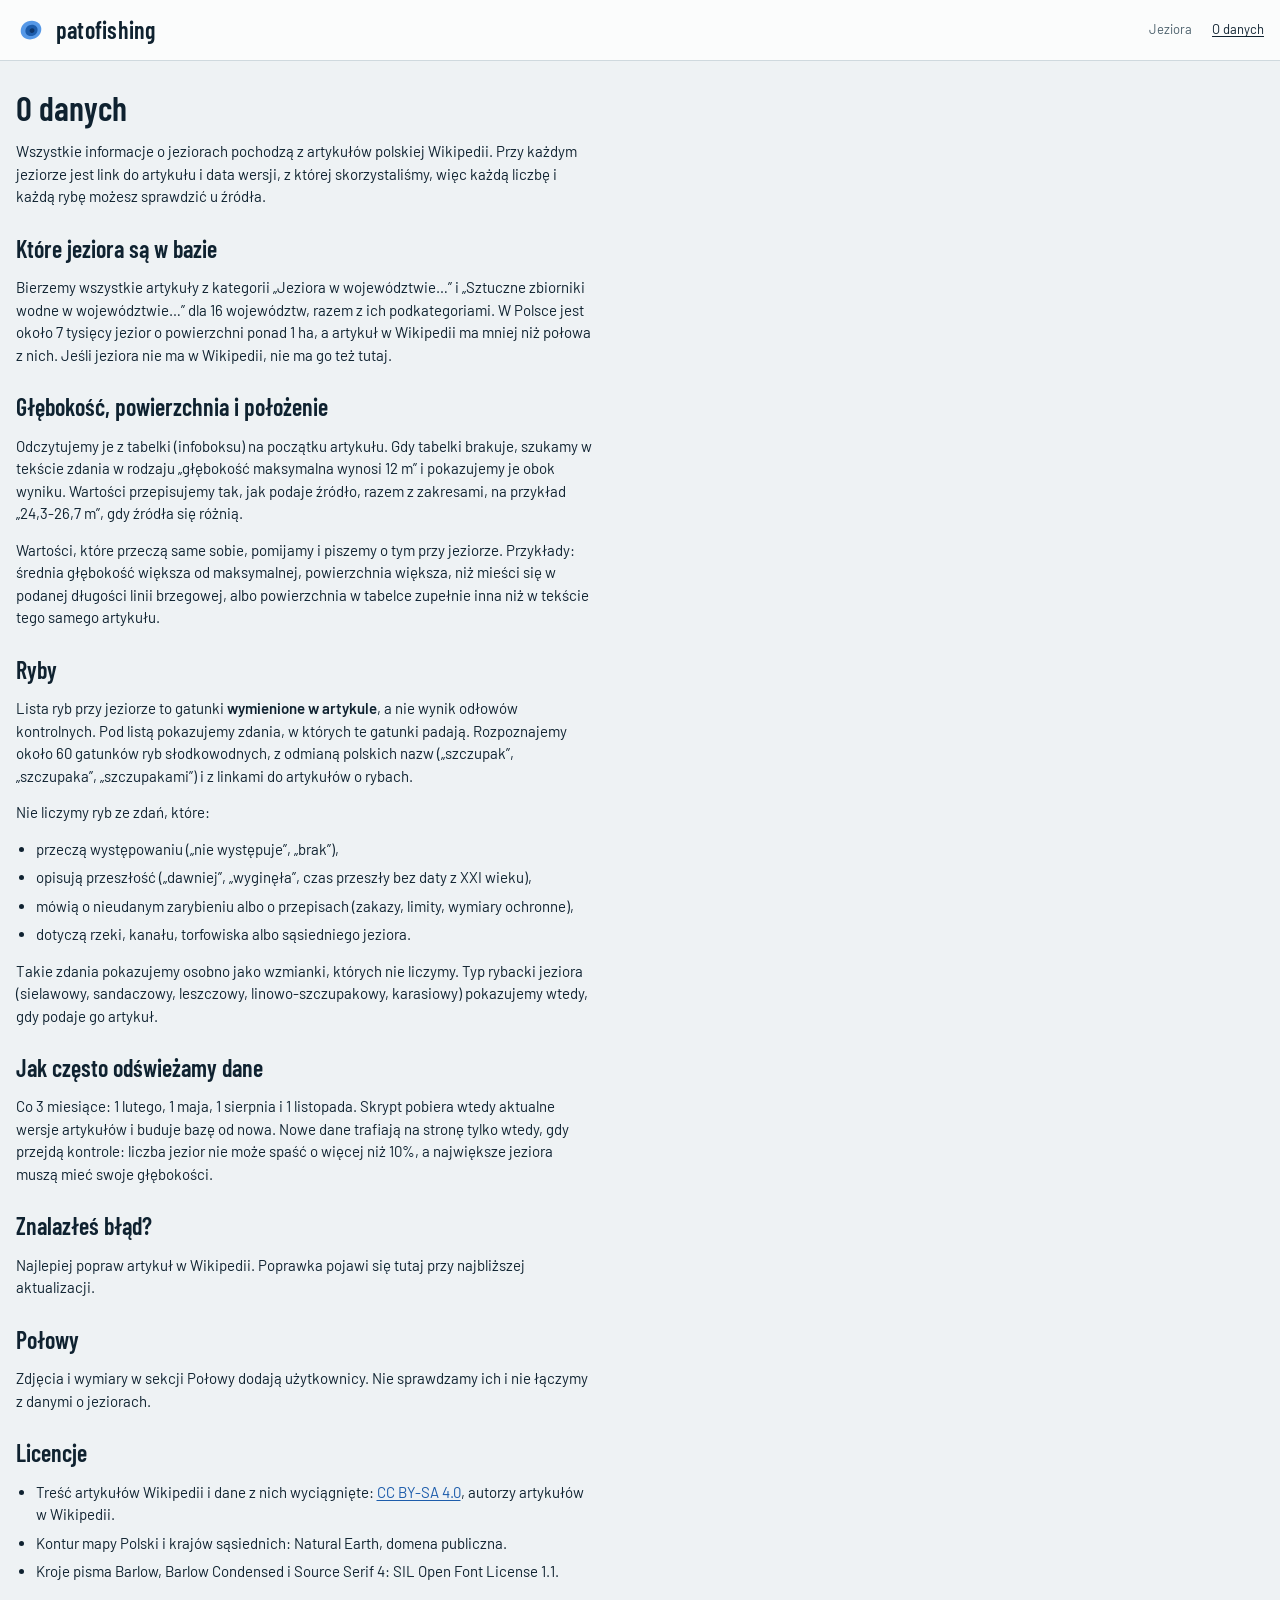
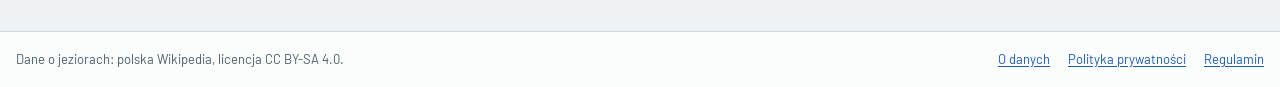
<file: archiwum/wersja-1-claude-ai/o-danych.html>
<!doctype html>
<html lang="pl">
<head>
<meta charset="utf-8">
<meta name="viewport" content="width=device-width, initial-scale=1, viewport-fit=cover">
<title>O danych · patofishing</title>
<meta name="description" content="Skąd pochodzą dane o głębokości i rybach w jeziorach na stronie patofishing, jak je sprawdzamy i jak często są odświeżane.">
<link rel="icon" href="favicon.svg" type="image/svg+xml">
<link rel="icon" href="favicon-32.png" sizes="32x32" type="image/png">
<link rel="apple-touch-icon" href="apple-touch-icon.png">
<link rel="stylesheet" href="assets/style.css">
</head>
<body>
<header class="site-header">
  <div class="wrap">
    <a class="brand" href="./" aria-label="patofishing, strona główna">
      <svg viewBox="0 0 32 32" aria-hidden="true"><path d="M5 17c0-6 5-11 12-11 6 0 10 4 10 9 0 6-5 11-12 11C9 26 5 22 5 17z" fill="var(--d2)"/><path d="M10 17c0-3.5 3-6.5 7-6.5 3.5 0 6 2.4 6 5.3 0 3.6-3 6.7-7 6.7-3.5 0-6-2.3-6-5.5z" fill="var(--d4)"/><path d="M14.5 16.8c0-1.4 1.2-2.6 2.8-2.6 1.4 0 2.4 1 2.4 2.2 0 1.5-1.2 2.7-2.8 2.7-1.4 0-2.4-1-2.4-2.3z" fill="var(--d5)"/></svg>
      <span>patofishing</span>
    </a>
    <nav class="site-nav" aria-label="Główne">
      <a href="./">Jeziora</a>
      <a href="o-danych.html" aria-current="page">O danych</a>
    </nav>
  </div>
</header>
<main class="page">
  <div class="wrap">
    <article class="prose">
      <h1>O danych</h1>
      <p>Wszystkie informacje o jeziorach pochodzą z artykułów polskiej Wikipedii. Przy każdym jeziorze jest link do artykułu i data wersji, z której skorzystaliśmy, więc każdą liczbę i każdą rybę możesz sprawdzić u źródła.</p>

      <h2>Które jeziora są w bazie</h2>
      <p>Bierzemy wszystkie artykuły z kategorii „Jeziora w województwie…” i „Sztuczne zbiorniki wodne w województwie…” dla 16 województw, razem z ich podkategoriami. W Polsce jest około 7 tysięcy jezior o powierzchni ponad 1 ha, a artykuł w Wikipedii ma mniej niż połowa z nich. Jeśli jeziora nie ma w Wikipedii, nie ma go też tutaj.</p>

      <h2>Głębokość, powierzchnia i położenie</h2>
      <p>Odczytujemy je z tabelki (infoboksu) na początku artykułu. Gdy tabelki brakuje, szukamy w tekście zdania w rodzaju „głębokość maksymalna wynosi 12 m” i pokazujemy je obok wyniku. Wartości przepisujemy tak, jak podaje źródło, razem z zakresami, na przykład „24,3-26,7 m”, gdy źródła się różnią.</p>
      <p>Wartości, które przeczą same sobie, pomijamy i piszemy o tym przy jeziorze. Przykłady: średnia głębokość większa od maksymalnej, powierzchnia większa, niż mieści się w podanej długości linii brzegowej, albo powierzchnia w tabelce zupełnie inna niż w tekście tego samego artykułu.</p>

      <h2>Ryby</h2>
      <p>Lista ryb przy jeziorze to gatunki <strong>wymienione w artykule</strong>, a nie wynik odłowów kontrolnych. Pod listą pokazujemy zdania, w których te gatunki padają. Rozpoznajemy około 60 gatunków ryb słodkowodnych, z odmianą polskich nazw („szczupak”, „szczupaka”, „szczupakami”) i z linkami do artykułów o rybach.</p>
      <p>Nie liczymy ryb ze zdań, które:</p>
      <ul>
        <li>przeczą występowaniu („nie występuje”, „brak”),</li>
        <li>opisują przeszłość („dawniej”, „wyginęła”, czas przeszły bez daty z XXI wieku),</li>
        <li>mówią o nieudanym zarybieniu albo o przepisach (zakazy, limity, wymiary ochronne),</li>
        <li>dotyczą rzeki, kanału, torfowiska albo sąsiedniego jeziora.</li>
      </ul>
      <p>Takie zdania pokazujemy osobno jako wzmianki, których nie liczymy. Typ rybacki jeziora (sielawowy, sandaczowy, leszczowy, linowo-szczupakowy, karasiowy) pokazujemy wtedy, gdy podaje go artykuł.</p>

      <h2>Jak często odświeżamy dane</h2>
      <p>Co 3 miesiące: 1 lutego, 1 maja, 1 sierpnia i 1 listopada. Skrypt pobiera wtedy aktualne wersje artykułów i buduje bazę od nowa. Nowe dane trafiają na stronę tylko wtedy, gdy przejdą kontrole: liczba jezior nie może spaść o więcej niż 10%, a największe jeziora muszą mieć swoje głębokości.</p>

      <h2>Znalazłeś błąd?</h2>
      <p>Najlepiej popraw artykuł w Wikipedii. Poprawka pojawi się tutaj przy najbliższej aktualizacji.</p>

      <h2>Połowy</h2>
      <p>Zdjęcia i wymiary w sekcji Połowy dodają użytkownicy. Nie sprawdzamy ich i nie łączymy z danymi o jeziorach.</p>

      <h2>Licencje</h2>
      <ul>
        <li>Treść artykułów Wikipedii i dane z nich wyciągnięte: <a href="https://creativecommons.org/licenses/by-sa/4.0/deed.pl" target="_blank" rel="noopener">CC BY-SA 4.0</a>, autorzy artykułów w Wikipedii.</li>
        <li>Kontur mapy Polski i krajów sąsiednich: Natural Earth, domena publiczna.</li>
        <li>Kroje pisma Barlow, Barlow Condensed i Source Serif 4: SIL Open Font License 1.1.</li>
      </ul>
    </article>
  </div>
</main>
<footer class="site-footer">
  <div class="wrap">
    <p>Dane o jeziorach: polska Wikipedia, licencja CC BY-SA 4.0.</p>
    <nav aria-label="Informacje">
      <a href="o-danych.html">O danych</a>
      <a href="polityka-prywatnosci.html">Polityka prywatności</a>
      <a href="regulamin.html">Regulamin</a>
    </nav>
  </div>
</footer>
</body>
</html>
</file>
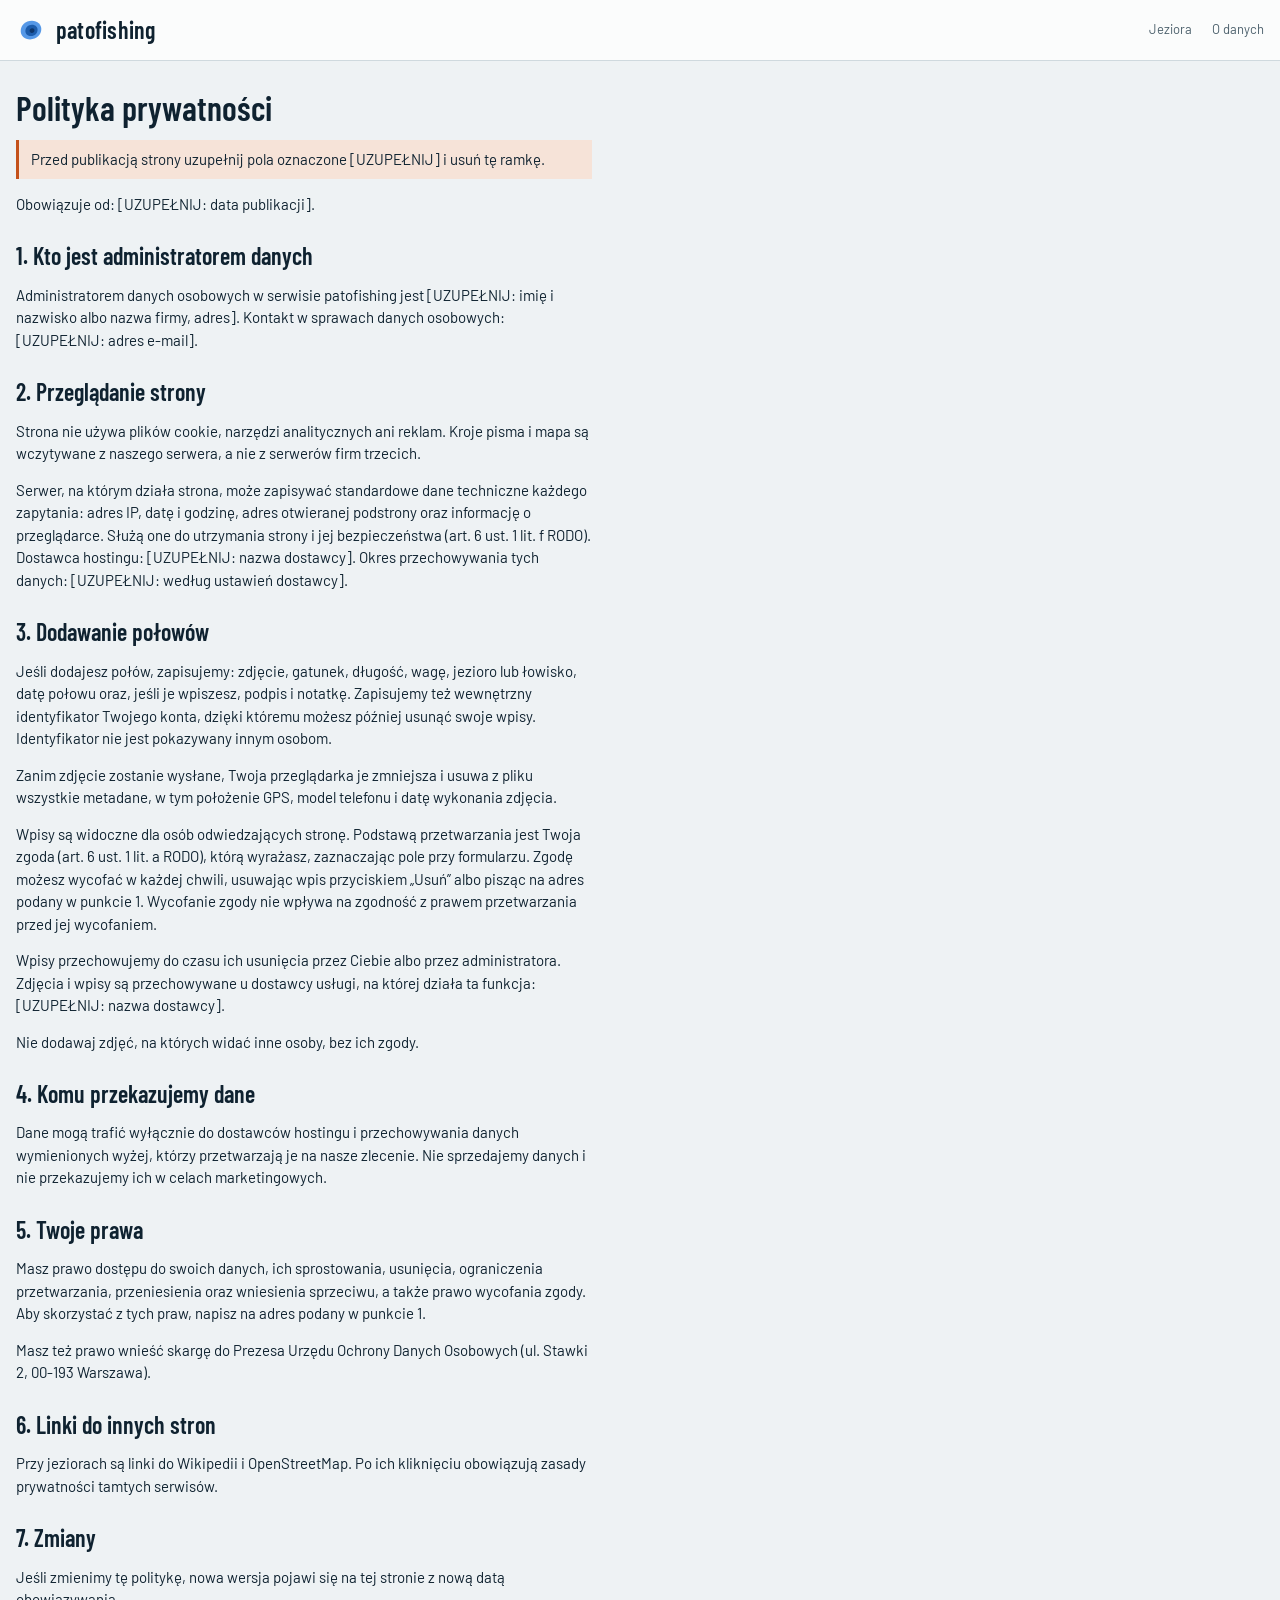
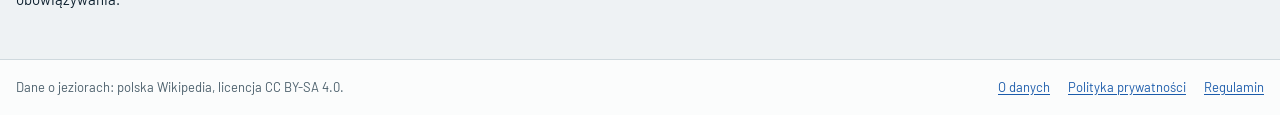
<file: archiwum/wersja-1-claude-ai/polityka-prywatnosci.html>
<!doctype html>
<html lang="pl">
<head>
<meta charset="utf-8">
<meta name="viewport" content="width=device-width, initial-scale=1, viewport-fit=cover">
<title>Polityka prywatności · patofishing</title>
<meta name="description" content="Jakie dane zbiera strona patofishing, w jakim celu i jakie masz prawa.">
<link rel="icon" href="favicon.svg" type="image/svg+xml">
<link rel="icon" href="favicon-32.png" sizes="32x32" type="image/png">
<link rel="apple-touch-icon" href="apple-touch-icon.png">
<link rel="stylesheet" href="assets/style.css">
</head>
<body>
<header class="site-header">
  <div class="wrap">
    <a class="brand" href="./" aria-label="patofishing, strona główna">
      <svg viewBox="0 0 32 32" aria-hidden="true"><path d="M5 17c0-6 5-11 12-11 6 0 10 4 10 9 0 6-5 11-12 11C9 26 5 22 5 17z" fill="var(--d2)"/><path d="M10 17c0-3.5 3-6.5 7-6.5 3.5 0 6 2.4 6 5.3 0 3.6-3 6.7-7 6.7-3.5 0-6-2.3-6-5.5z" fill="var(--d4)"/><path d="M14.5 16.8c0-1.4 1.2-2.6 2.8-2.6 1.4 0 2.4 1 2.4 2.2 0 1.5-1.2 2.7-2.8 2.7-1.4 0-2.4-1-2.4-2.3z" fill="var(--d5)"/></svg>
      <span>patofishing</span>
    </a>
    <nav class="site-nav" aria-label="Główne">
      <a href="./">Jeziora</a>
      <a href="o-danych.html">O danych</a>
    </nav>
  </div>
</header>
<main class="page">
  <div class="wrap">
    <article class="prose">
      <h1>Polityka prywatności</h1>
      <p class="todo">Przed publikacją strony uzupełnij pola oznaczone [UZUPEŁNIJ] i usuń tę ramkę.</p>
      <p>Obowiązuje od: [UZUPEŁNIJ: data publikacji].</p>

      <h2>1. Kto jest administratorem danych</h2>
      <p>Administratorem danych osobowych w serwisie patofishing jest [UZUPEŁNIJ: imię i nazwisko albo nazwa firmy, adres]. Kontakt w sprawach danych osobowych: [UZUPEŁNIJ: adres e-mail].</p>

      <h2>2. Przeglądanie strony</h2>
      <p>Strona nie używa plików cookie, narzędzi analitycznych ani reklam. Kroje pisma i mapa są wczytywane z naszego serwera, a nie z serwerów firm trzecich.</p>
      <p>Serwer, na którym działa strona, może zapisywać standardowe dane techniczne każdego zapytania: adres IP, datę i godzinę, adres otwieranej podstrony oraz informację o przeglądarce. Służą one do utrzymania strony i jej bezpieczeństwa (art. 6 ust. 1 lit. f RODO). Dostawca hostingu: [UZUPEŁNIJ: nazwa dostawcy]. Okres przechowywania tych danych: [UZUPEŁNIJ: według ustawień dostawcy].</p>

      <h2>3. Dodawanie połowów</h2>
      <p>Jeśli dodajesz połów, zapisujemy: zdjęcie, gatunek, długość, wagę, jezioro lub łowisko, datę połowu oraz, jeśli je wpiszesz, podpis i notatkę. Zapisujemy też wewnętrzny identyfikator Twojego konta, dzięki któremu możesz później usunąć swoje wpisy. Identyfikator nie jest pokazywany innym osobom.</p>
      <p>Zanim zdjęcie zostanie wysłane, Twoja przeglądarka je zmniejsza i usuwa z pliku wszystkie metadane, w tym położenie GPS, model telefonu i datę wykonania zdjęcia.</p>
      <p>Wpisy są widoczne dla osób odwiedzających stronę. Podstawą przetwarzania jest Twoja zgoda (art. 6 ust. 1 lit. a RODO), którą wyrażasz, zaznaczając pole przy formularzu. Zgodę możesz wycofać w każdej chwili, usuwając wpis przyciskiem „Usuń” albo pisząc na adres podany w punkcie 1. Wycofanie zgody nie wpływa na zgodność z prawem przetwarzania przed jej wycofaniem.</p>
      <p>Wpisy przechowujemy do czasu ich usunięcia przez Ciebie albo przez administratora. Zdjęcia i wpisy są przechowywane u dostawcy usługi, na której działa ta funkcja: [UZUPEŁNIJ: nazwa dostawcy].</p>
      <p>Nie dodawaj zdjęć, na których widać inne osoby, bez ich zgody.</p>

      <h2>4. Komu przekazujemy dane</h2>
      <p>Dane mogą trafić wyłącznie do dostawców hostingu i przechowywania danych wymienionych wyżej, którzy przetwarzają je na nasze zlecenie. Nie sprzedajemy danych i nie przekazujemy ich w celach marketingowych.</p>

      <h2>5. Twoje prawa</h2>
      <p>Masz prawo dostępu do swoich danych, ich sprostowania, usunięcia, ograniczenia przetwarzania, przeniesienia oraz wniesienia sprzeciwu, a także prawo wycofania zgody. Aby skorzystać z tych praw, napisz na adres podany w punkcie 1.</p>
      <p>Masz też prawo wnieść skargę do Prezesa Urzędu Ochrony Danych Osobowych (ul. Stawki 2, 00-193 Warszawa).</p>

      <h2>6. Linki do innych stron</h2>
      <p>Przy jeziorach są linki do Wikipedii i OpenStreetMap. Po ich kliknięciu obowiązują zasady prywatności tamtych serwisów.</p>

      <h2>7. Zmiany</h2>
      <p>Jeśli zmienimy tę politykę, nowa wersja pojawi się na tej stronie z nową datą obowiązywania.</p>
    </article>
  </div>
</main>
<footer class="site-footer">
  <div class="wrap">
    <p>Dane o jeziorach: polska Wikipedia, licencja CC BY-SA 4.0.</p>
    <nav aria-label="Informacje">
      <a href="o-danych.html">O danych</a>
      <a href="polityka-prywatnosci.html">Polityka prywatności</a>
      <a href="regulamin.html">Regulamin</a>
    </nav>
  </div>
</footer>
</body>
</html>
</file>
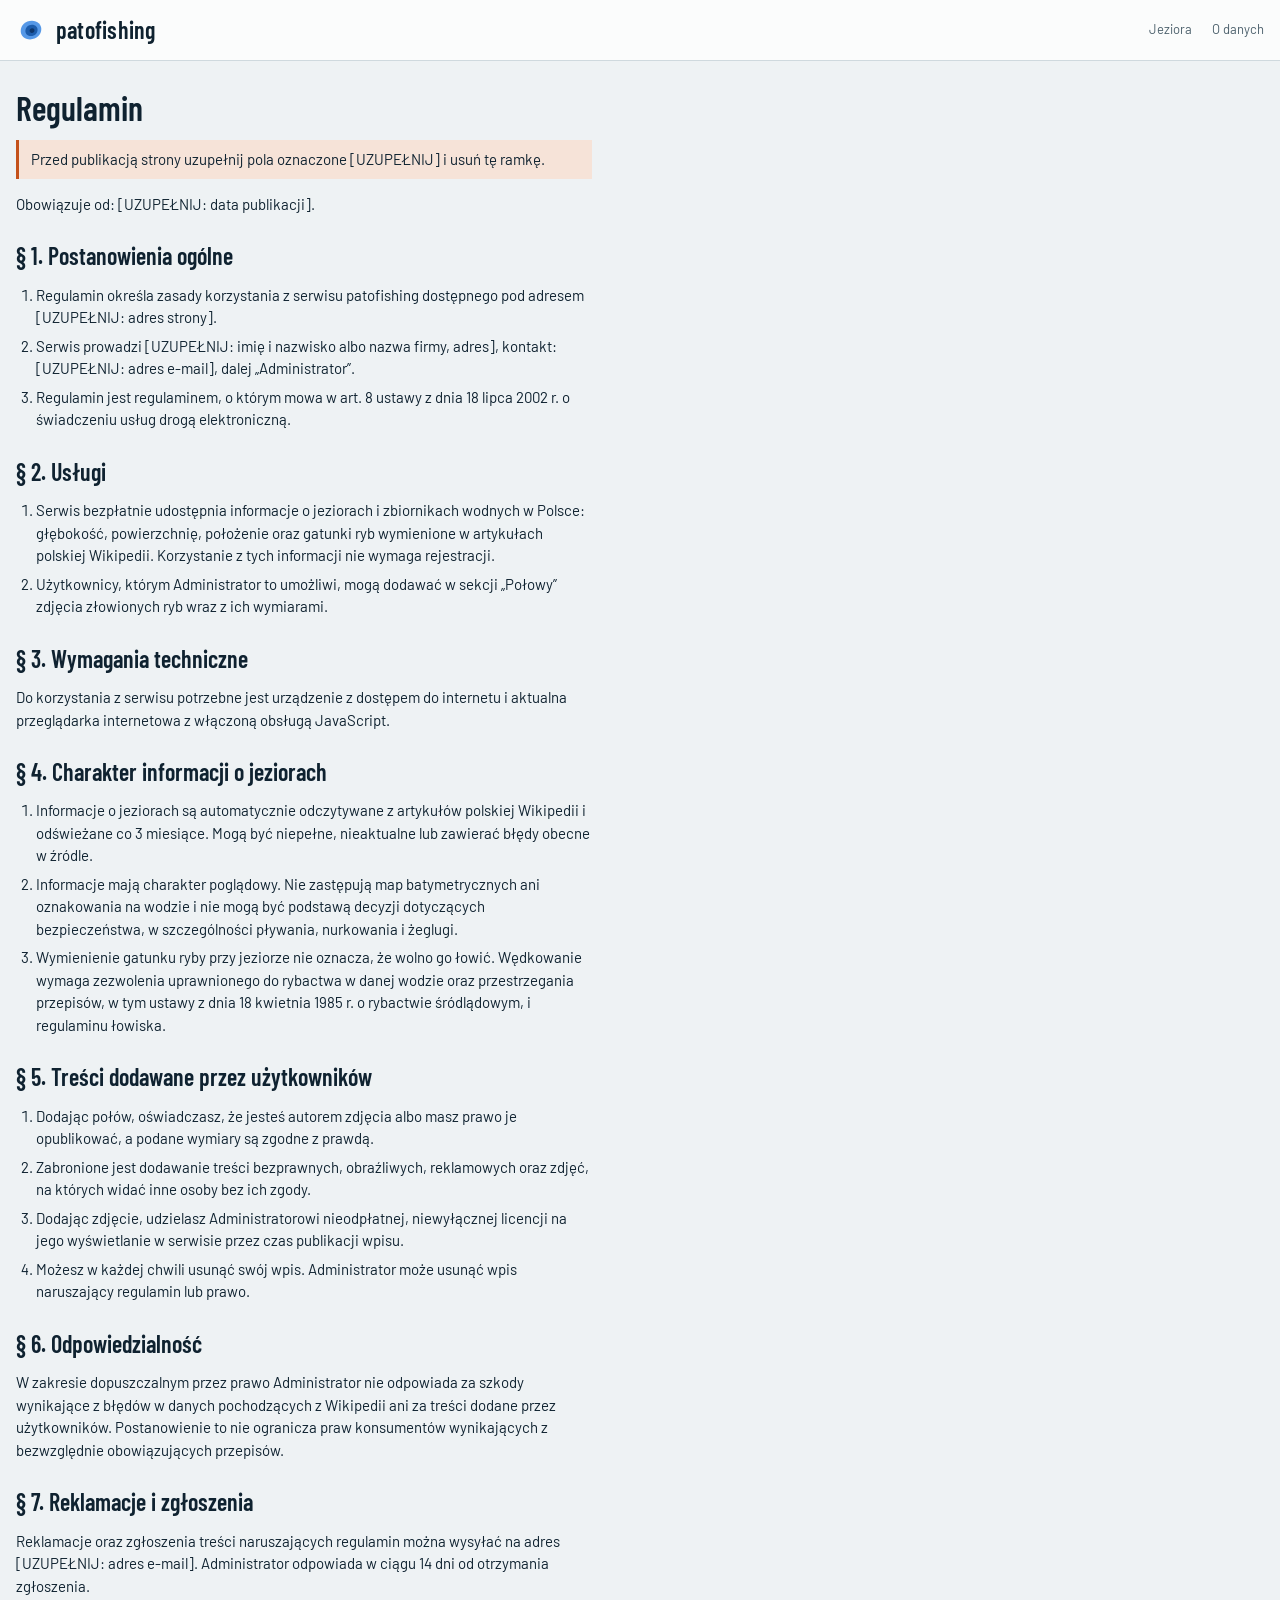
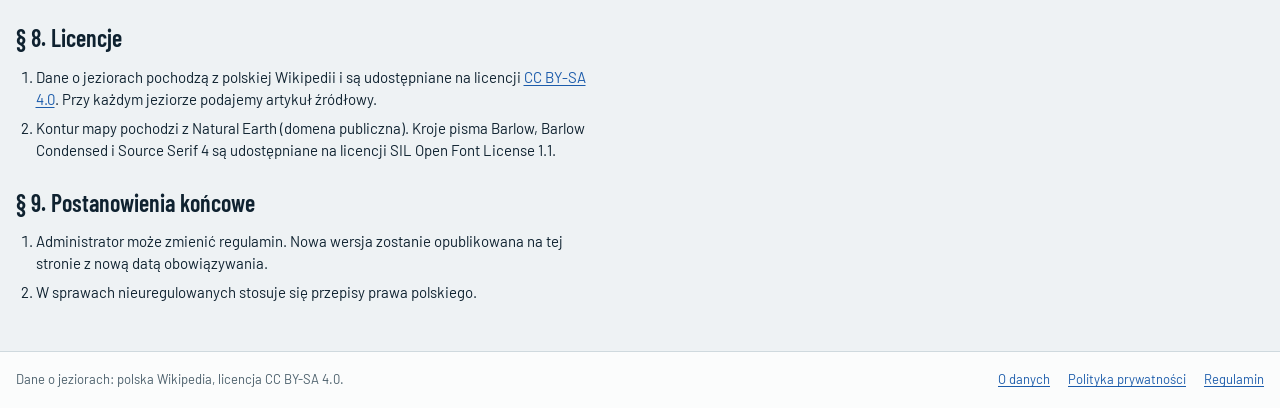
<file: archiwum/wersja-1-claude-ai/regulamin.html>
<!doctype html>
<html lang="pl">
<head>
<meta charset="utf-8">
<meta name="viewport" content="width=device-width, initial-scale=1, viewport-fit=cover">
<title>Regulamin · patofishing</title>
<meta name="description" content="Zasady korzystania ze strony patofishing.">
<link rel="icon" href="favicon.svg" type="image/svg+xml">
<link rel="icon" href="favicon-32.png" sizes="32x32" type="image/png">
<link rel="apple-touch-icon" href="apple-touch-icon.png">
<link rel="stylesheet" href="assets/style.css">
</head>
<body>
<header class="site-header">
  <div class="wrap">
    <a class="brand" href="./" aria-label="patofishing, strona główna">
      <svg viewBox="0 0 32 32" aria-hidden="true"><path d="M5 17c0-6 5-11 12-11 6 0 10 4 10 9 0 6-5 11-12 11C9 26 5 22 5 17z" fill="var(--d2)"/><path d="M10 17c0-3.5 3-6.5 7-6.5 3.5 0 6 2.4 6 5.3 0 3.6-3 6.7-7 6.7-3.5 0-6-2.3-6-5.5z" fill="var(--d4)"/><path d="M14.5 16.8c0-1.4 1.2-2.6 2.8-2.6 1.4 0 2.4 1 2.4 2.2 0 1.5-1.2 2.7-2.8 2.7-1.4 0-2.4-1-2.4-2.3z" fill="var(--d5)"/></svg>
      <span>patofishing</span>
    </a>
    <nav class="site-nav" aria-label="Główne">
      <a href="./">Jeziora</a>
      <a href="o-danych.html">O danych</a>
    </nav>
  </div>
</header>
<main class="page">
  <div class="wrap">
    <article class="prose">
      <h1>Regulamin</h1>
      <p class="todo">Przed publikacją strony uzupełnij pola oznaczone [UZUPEŁNIJ] i usuń tę ramkę.</p>
      <p>Obowiązuje od: [UZUPEŁNIJ: data publikacji].</p>

      <h2>§ 1. Postanowienia ogólne</h2>
      <ol>
        <li>Regulamin określa zasady korzystania z serwisu patofishing dostępnego pod adresem [UZUPEŁNIJ: adres strony].</li>
        <li>Serwis prowadzi [UZUPEŁNIJ: imię i nazwisko albo nazwa firmy, adres], kontakt: [UZUPEŁNIJ: adres e-mail], dalej „Administrator”.</li>
        <li>Regulamin jest regulaminem, o którym mowa w art. 8 ustawy z dnia 18 lipca 2002 r. o świadczeniu usług drogą elektroniczną.</li>
      </ol>

      <h2>§ 2. Usługi</h2>
      <ol>
        <li>Serwis bezpłatnie udostępnia informacje o jeziorach i zbiornikach wodnych w Polsce: głębokość, powierzchnię, położenie oraz gatunki ryb wymienione w artykułach polskiej Wikipedii. Korzystanie z tych informacji nie wymaga rejestracji.</li>
        <li>Użytkownicy, którym Administrator to umożliwi, mogą dodawać w sekcji „Połowy” zdjęcia złowionych ryb wraz z ich wymiarami.</li>
      </ol>

      <h2>§ 3. Wymagania techniczne</h2>
      <p>Do korzystania z serwisu potrzebne jest urządzenie z dostępem do internetu i aktualna przeglądarka internetowa z włączoną obsługą JavaScript.</p>

      <h2>§ 4. Charakter informacji o jeziorach</h2>
      <ol>
        <li>Informacje o jeziorach są automatycznie odczytywane z artykułów polskiej Wikipedii i odświeżane co 3 miesiące. Mogą być niepełne, nieaktualne lub zawierać błędy obecne w źródle.</li>
        <li>Informacje mają charakter poglądowy. Nie zastępują map batymetrycznych ani oznakowania na wodzie i nie mogą być podstawą decyzji dotyczących bezpieczeństwa, w szczególności pływania, nurkowania i żeglugi.</li>
        <li>Wymienienie gatunku ryby przy jeziorze nie oznacza, że wolno go łowić. Wędkowanie wymaga zezwolenia uprawnionego do rybactwa w danej wodzie oraz przestrzegania przepisów, w tym ustawy z dnia 18 kwietnia 1985 r. o rybactwie śródlądowym, i regulaminu łowiska.</li>
      </ol>

      <h2>§ 5. Treści dodawane przez użytkowników</h2>
      <ol>
        <li>Dodając połów, oświadczasz, że jesteś autorem zdjęcia albo masz prawo je opublikować, a podane wymiary są zgodne z prawdą.</li>
        <li>Zabronione jest dodawanie treści bezprawnych, obraźliwych, reklamowych oraz zdjęć, na których widać inne osoby bez ich zgody.</li>
        <li>Dodając zdjęcie, udzielasz Administratorowi nieodpłatnej, niewyłącznej licencji na jego wyświetlanie w serwisie przez czas publikacji wpisu.</li>
        <li>Możesz w każdej chwili usunąć swój wpis. Administrator może usunąć wpis naruszający regulamin lub prawo.</li>
      </ol>

      <h2>§ 6. Odpowiedzialność</h2>
      <p>W zakresie dopuszczalnym przez prawo Administrator nie odpowiada za szkody wynikające z błędów w danych pochodzących z Wikipedii ani za treści dodane przez użytkowników. Postanowienie to nie ogranicza praw konsumentów wynikających z bezwzględnie obowiązujących przepisów.</p>

      <h2>§ 7. Reklamacje i zgłoszenia</h2>
      <p>Reklamacje oraz zgłoszenia treści naruszających regulamin można wysyłać na adres [UZUPEŁNIJ: adres e-mail]. Administrator odpowiada w ciągu 14 dni od otrzymania zgłoszenia.</p>

      <h2>§ 8. Licencje</h2>
      <ol>
        <li>Dane o jeziorach pochodzą z polskiej Wikipedii i są udostępniane na licencji <a href="https://creativecommons.org/licenses/by-sa/4.0/deed.pl" target="_blank" rel="noopener">CC BY-SA 4.0</a>. Przy każdym jeziorze podajemy artykuł źródłowy.</li>
        <li>Kontur mapy pochodzi z Natural Earth (domena publiczna). Kroje pisma Barlow, Barlow Condensed i Source Serif 4 są udostępniane na licencji SIL Open Font License 1.1.</li>
      </ol>

      <h2>§ 9. Postanowienia końcowe</h2>
      <ol>
        <li>Administrator może zmienić regulamin. Nowa wersja zostanie opublikowana na tej stronie z nową datą obowiązywania.</li>
        <li>W sprawach nieuregulowanych stosuje się przepisy prawa polskiego.</li>
      </ol>
    </article>
  </div>
</main>
<footer class="site-footer">
  <div class="wrap">
    <p>Dane o jeziorach: polska Wikipedia, licencja CC BY-SA 4.0.</p>
    <nav aria-label="Informacje">
      <a href="o-danych.html">O danych</a>
      <a href="polityka-prywatnosci.html">Polityka prywatności</a>
      <a href="regulamin.html">Regulamin</a>
    </nav>
  </div>
</footer>
</body>
</html>
</file>
<file: site/assets/style.css>
/* Layout: night-lake atlas. A sticky glass navigation bar and four separate views (Start,
   Jeziora, a page per lake, Połowy). Each view opens with a dark band and puts its content on
   raised, water-toned cards. One deliberate dark visual world, so there is no light variant. */
:root {
  --bg: #06121b;
  --bg-raise: #0a1a26;
  --card: #0d2030;
  --card-2: #11283a;
  --field: #0a1b28;
  --line: rgba(160, 205, 230, 0.12);
  --line-2: rgba(160, 205, 230, 0.24);
  --ink: #eaf2f6;
  --ink-2: #b2c3cd;
  --ink-3: #8399a6;

  --aqua: #3fd0c2;
  --sky: #6fa9ff;
  --amber: #f4b545;
  --coral: #ff8361;
  --reed: #9fd36f;
  --sand: #e6d3a6;

  /* maximum depth, validated as an ordinal ramp on the map land colour */
  --d1: #184f95;
  --d2: #256abf;
  --d3: #3987e5;
  --d4: #6da7ec;
  --d5: #b7d3f6;
  --dnone: #5f7480;
  --map-sea: #071723;
  --map-land: #0d2130;
  --map-neighbour: #0a1b27;

  --f-display: "DM Serif Display", Georgia, "Times New Roman", serif;
  --f-ui: "Manrope Variable", "Manrope", system-ui, -apple-system, "Segoe UI", Roboto, sans-serif;

  --step--1: 0.8125rem;
  --step-0: 0.9375rem;
  --step-1: 1.125rem;
  --step-2: 1.5rem;
  --step-3: 2.25rem;
  --step-4: clamp(2.4rem, 5vw, 3.75rem);
  --r-sm: 8px;
  --r: 12px;
  --r-lg: 18px;
  --ease: cubic-bezier(0.2, 0.7, 0.2, 1);
  color-scheme: dark;
}

/* ---------------------------------------------------------------- fonts (self-hosted, OFL) */
@font-face { font-family: "Manrope Variable"; font-style: normal; font-weight: 200 800; font-display: swap;
  src: url("../fonts/manrope-latin-wght-normal.woff2") format("woff2-variations");
  unicode-range: U+0000-00FF, U+0131, U+0152-0153, U+02BB-02BC, U+02C6, U+02DA, U+02DC, U+0304, U+0308, U+0329, U+2000-206F, U+2074, U+20AC, U+2122, U+2191, U+2193, U+2212, U+2215, U+FEFF, U+FFFD; }
@font-face { font-family: "Manrope Variable"; font-style: normal; font-weight: 200 800; font-display: swap;
  src: url("../fonts/manrope-latin-ext-wght-normal.woff2") format("woff2-variations");
  unicode-range: U+0100-02AF, U+0304, U+0308, U+0329, U+1E00-1E9F, U+1EF2-1EFF, U+2020, U+20A0-20AB, U+20AD-20C0, U+2113, U+2C60-2C7F, U+A720-A7FF; }
@font-face { font-family: "DM Serif Display"; font-style: normal; font-weight: 400; font-display: swap;
  src: url("../fonts/dm-serif-display-latin-400-normal.woff2") format("woff2");
  unicode-range: U+0000-00FF, U+0131, U+0152-0153, U+02BB-02BC, U+02C6, U+02DA, U+02DC, U+0304, U+0308, U+0329, U+2000-206F, U+2074, U+20AC, U+2122, U+2191, U+2193, U+2212, U+2215, U+FEFF, U+FFFD; }
@font-face { font-family: "DM Serif Display"; font-style: normal; font-weight: 400; font-display: swap;
  src: url("../fonts/dm-serif-display-latin-ext-400-normal.woff2") format("woff2");
  unicode-range: U+0100-02AF, U+0304, U+0308, U+0329, U+1E00-1E9F, U+1EF2-1EFF, U+2020, U+20A0-20AB, U+20AD-20C0, U+2113, U+2C60-2C7F, U+A720-A7FF; }
@font-face { font-family: "DM Serif Display"; font-style: italic; font-weight: 400; font-display: swap;
  src: url("../fonts/dm-serif-display-latin-400-italic.woff2") format("woff2");
  unicode-range: U+0000-00FF, U+0131, U+0152-0153, U+02BB-02BC, U+02C6, U+02DA, U+02DC, U+0304, U+0308, U+0329, U+2000-206F, U+2074, U+20AC, U+2122, U+2191, U+2193, U+2212, U+2215, U+FEFF, U+FFFD; }
@font-face { font-family: "DM Serif Display"; font-style: italic; font-weight: 400; font-display: swap;
  src: url("../fonts/dm-serif-display-latin-ext-400-italic.woff2") format("woff2");
  unicode-range: U+0100-02AF, U+0304, U+0308, U+0329, U+1E00-1E9F, U+1EF2-1EFF, U+2020, U+20A0-20AB, U+20AD-20C0, U+2113, U+2C60-2C7F, U+A720-A7FF; }

/* ---------------------------------------------------------------- base */
*, *::before, *::after { box-sizing: border-box; }
[hidden] { display: none !important; }
html { -webkit-text-size-adjust: 100%; background: var(--bg); }
body {
  margin: 0;
  min-height: 100vh;
  background: var(--bg);
  color: var(--ink);
  font-family: var(--f-ui);
  font-size: var(--step-0);
  line-height: 1.55;
  -webkit-font-smoothing: antialiased;
}
body::before {
  content: "";
  position: fixed;
  inset: 0 0 auto;
  height: env(safe-area-inset-top, 0px);
  z-index: 30;
  background: var(--bg);
}
a { color: var(--aqua); text-underline-offset: 3px; text-decoration-thickness: 1px; }
a:hover { text-decoration-thickness: 2px; }
:focus-visible { outline: 2px solid var(--aqua); outline-offset: 3px; border-radius: 4px; }
h1, h2, h3 { margin: 0; font-weight: 400; line-height: 1.08; text-wrap: balance; }
h1, h2 { font-family: var(--f-display); letter-spacing: 0.005em; }
h3 { font-family: var(--f-ui); font-weight: 700; font-size: var(--step-1); letter-spacing: 0.005em; }
p { margin: 0; }
figure { margin: 0; }
ul, ol { margin: 0; padding: 0; }
.num { font-variant-numeric: tabular-nums; }
.wrap {
  max-width: 1280px;
  margin: 0 auto;
  padding-left: max(20px, env(safe-area-inset-left, 0px));
  padding-right: max(20px, env(safe-area-inset-right, 0px));
}
.visually-hidden { position: absolute !important; width: 1px; height: 1px; overflow: hidden; clip: rect(0 0 0 0); white-space: nowrap; }
.muted { color: var(--ink-2); }
.eyebrow { font-size: 0.75rem; font-weight: 700; letter-spacing: 0.14em; text-transform: uppercase; color: var(--aqua); }
.icon { width: 18px; height: 18px; flex: none; stroke: currentColor; fill: none; stroke-width: 1.8; stroke-linecap: round; stroke-linejoin: round; }

/* ---------------------------------------------------------------- navigation */
.nav {
  position: sticky;
  top: env(safe-area-inset-top, 0px);
  z-index: 20;
  background: rgba(6, 18, 27, 0.78);
  -webkit-backdrop-filter: blur(14px) saturate(140%);
  backdrop-filter: blur(14px) saturate(140%);
  border-bottom: 1px solid var(--line);
}
.nav .wrap { display: flex; align-items: center; justify-content: space-between; gap: 12px 28px; min-height: 64px; flex-wrap: wrap; }
.brand { display: inline-flex; align-items: center; gap: 10px; color: var(--ink); text-decoration: none; }
.brand svg { width: 30px; height: 30px; flex: none; }
.brand span { font-family: var(--f-display); font-style: italic; font-size: 1.6rem; line-height: 1; letter-spacing: 0.01em; }
.nav-links { display: flex; gap: 4px 22px; flex-wrap: wrap; }
.nav-links a {
  position: relative; color: var(--ink-2); text-decoration: none; font-weight: 600; font-size: 0.9rem; padding: 10px 0;
  transition: color 0.2s var(--ease);
}
.nav-links a::after {
  content: ""; position: absolute; left: 0; right: 0; bottom: 2px; height: 2px; border-radius: 2px;
  background: var(--aqua); transform: scaleX(0); transform-origin: left; transition: transform 0.3s var(--ease);
}
.nav-links a:hover { color: var(--ink); }
.nav-links a[aria-current="page"] { color: var(--ink); }
.nav-links a[aria-current="page"]::after { transform: scaleX(1); }

/* ---------------------------------------------------------------- buttons and fields */
.btn {
  display: inline-flex; align-items: center; justify-content: center; gap: 8px;
  font: inherit; font-weight: 700; font-size: 0.9rem; color: var(--ink);
  background: rgba(255, 255, 255, 0.03); border: 1px solid var(--line-2); border-radius: 10px;
  min-height: 44px; padding: 10px 18px; cursor: pointer; text-decoration: none;
  transition: background 0.2s var(--ease), border-color 0.2s var(--ease), transform 0.2s var(--ease);
}
.btn:hover { background: rgba(255, 255, 255, 0.07); border-color: rgba(160, 205, 230, 0.4); }
.btn:active { transform: translateY(1px); }
.btn:disabled { opacity: 0.55; cursor: progress; }
.btn-primary { background: var(--aqua); border-color: var(--aqua); color: #04201d; }
.btn-primary:hover { background: #63ddd1; border-color: #63ddd1; }
.btn-small { min-height: 36px; padding: 6px 12px; font-size: 0.85rem; }
.linklike { font: inherit; font-weight: 600; color: var(--aqua); background: none; border: 0; padding: 4px 0; cursor: pointer; }
.linklike:hover { text-decoration: underline; text-underline-offset: 3px; }
.linklike.danger { color: var(--coral); }

.field { display: grid; gap: 6px; min-width: 0; }
.field label, .field-label { font-size: 0.78rem; font-weight: 700; letter-spacing: 0.04em; color: var(--ink-2); }
input[type="search"], input[type="text"], input[type="date"], select, textarea {
  width: 100%; font: inherit; color: var(--ink); background: var(--field);
  border: 1px solid var(--line-2); border-radius: 10px; padding: 10px 12px; min-height: 44px;
  transition: border-color 0.2s var(--ease), box-shadow 0.2s var(--ease);
}
input::placeholder, textarea::placeholder { color: var(--ink-3); }
input:focus, select:focus, textarea:focus { outline: none; border-color: var(--aqua); box-shadow: 0 0 0 3px rgba(63, 208, 194, 0.18); }
select { appearance: none; -webkit-appearance: none; padding-right: 36px;
  background-image: linear-gradient(45deg, transparent 50%, var(--ink-2) 50%), linear-gradient(135deg, var(--ink-2) 50%, transparent 50%);
  background-position: calc(100% - 18px) 50%, calc(100% - 13px) 50%; background-size: 5px 5px; background-repeat: no-repeat; }
select option { background: var(--card); color: var(--ink); }
textarea { resize: vertical; }
input[type="file"] { font: inherit; color: var(--ink-2); max-width: 100%; }
input[type="file"]::file-selector-button {
  font: inherit; font-weight: 700; color: var(--ink); background: var(--card-2); border: 1px solid var(--line-2);
  border-radius: 8px; padding: 8px 14px; margin-right: 12px; cursor: pointer;
}
.check { display: flex; align-items: flex-start; gap: 10px; font-size: 0.88rem; color: var(--ink-2); cursor: pointer; }
.check input { width: 18px; height: 18px; accent-color: var(--aqua); margin: 2px 0 0; flex: none; }

/* ---------------------------------------------------------------- cards */
.card {
  background: linear-gradient(180deg, var(--card-2), var(--card));
  border: 1px solid var(--line);
  border-radius: var(--r-lg);
  box-shadow: inset 0 1px 0 rgba(255, 255, 255, 0.04), 0 24px 48px -32px rgba(0, 0, 0, 0.7);
  min-width: 0;
}
.card-link { transition: transform 0.25s var(--ease), border-color 0.25s var(--ease), box-shadow 0.25s var(--ease); }
.card-link:hover { transform: translateY(-3px); border-color: var(--line-2); box-shadow: inset 0 1px 0 rgba(255, 255, 255, 0.05), 0 28px 56px -30px rgba(0, 0, 0, 0.85); }
.section { padding-block: 56px 0; }
.section-head { display: flex; flex-wrap: wrap; justify-content: space-between; align-items: end; gap: 10px 20px; margin-bottom: 22px; }
.section-head h2 { font-size: var(--step-3); }
.section-head p { color: var(--ink-2); max-width: 60ch; }

/* ---------------------------------------------------------------- view transitions */
.view:not([hidden]) { animation: view-in 0.5s var(--ease) both; }
.rise > * { animation: rise 0.6s var(--ease) both; }
.rise > *:nth-child(2) { animation-delay: 0.06s; }
.rise > *:nth-child(3) { animation-delay: 0.12s; }
.rise > *:nth-child(4) { animation-delay: 0.18s; }
.rise > *:nth-child(5) { animation-delay: 0.24s; }
.rise > *:nth-child(n + 6) { animation-delay: 0.3s; }
@keyframes view-in { from { opacity: 0; } to { opacity: 1; } }
@keyframes rise { from { opacity: 0; transform: translateY(14px); } to { opacity: 1; transform: none; } }

/* ---------------------------------------------------------------- start view */
.hero { position: relative; overflow: hidden; border-bottom: 1px solid var(--line);
  background:
    radial-gradient(60% 80% at 85% 20%, rgba(57, 135, 229, 0.18), transparent 70%),
    radial-gradient(50% 60% at 10% 100%, rgba(63, 208, 194, 0.12), transparent 70%),
    linear-gradient(180deg, var(--bg-raise), var(--bg)); }
.hero .wrap { display: grid; grid-template-columns: minmax(0, 1.05fr) minmax(0, 1fr); gap: 32px 48px; align-items: center; padding-block: 56px 64px; }
.hero-copy { display: grid; gap: 18px; align-content: center; }
.hero h1 { font-size: var(--step-4); }
.hero h1 em { font-style: italic; color: var(--aqua); }
.hero-lead { font-size: 1.05rem; color: var(--ink-2); max-width: 54ch; }
.hero-map { position: relative; aspect-ratio: 1.08 / 1; max-width: 100%; border-radius: var(--r-lg); overflow: hidden; border: 1px solid var(--line); background: var(--map-sea); }
.hero-map canvas { display: block; width: 100%; height: 100%; }
.hero-map .map-caption { position: absolute; left: 14px; bottom: 12px; right: 14px; display: flex; flex-wrap: wrap; gap: 6px 14px; font-size: 0.75rem; color: var(--ink-2); pointer-events: none; }
.facts { display: flex; flex-wrap: wrap; gap: 10px 28px; padding-top: 6px; }
.fact { display: grid; gap: 0; }
.fact b { font-family: var(--f-display); font-weight: 400; font-size: 2rem; line-height: 1.1; }
.fact span { font-size: 0.8rem; color: var(--ink-2); }
.fact:nth-child(1) b { color: var(--sky); }
.fact:nth-child(2) b { color: var(--aqua); }
.fact:nth-child(3) b { color: var(--amber); }
.updated { font-size: 0.8rem; color: var(--ink-3); }

.search-box { position: relative; max-width: 560px; }
.search-box .icon { position: absolute; left: 16px; top: 50%; transform: translateY(-50%); color: var(--ink-3); width: 20px; height: 20px; pointer-events: none; }
.search-box input { min-height: 56px; padding-left: 48px; font-size: 1rem; border-radius: 12px; background: rgba(4, 14, 21, 0.75); }
.suggest { position: absolute; z-index: 10; left: 0; right: 0; top: calc(100% + 8px); list-style: none; background: var(--card-2); border: 1px solid var(--line-2); border-radius: 12px; padding: 6px; box-shadow: 0 24px 48px -16px rgba(0, 0, 0, 0.8); animation: rise 0.2s var(--ease) both; }
.suggest button { width: 100%; display: flex; justify-content: space-between; align-items: baseline; gap: 12px; text-align: left; font: inherit; color: var(--ink); background: none; border: 0; border-radius: 8px; padding: 10px 12px; cursor: pointer; }
.suggest button:hover, .suggest button[aria-selected="true"] { background: rgba(63, 208, 194, 0.1); }
.suggest .s-name { font-weight: 700; }
.suggest .s-meta { font-size: 0.8rem; color: var(--ink-3); white-space: nowrap; }
.suggest .s-all { color: var(--aqua); font-weight: 700; }

.rankings { display: grid; grid-template-columns: repeat(3, minmax(0, 1fr)); gap: 18px; }
.ranking { padding: 22px; display: grid; gap: 14px; align-content: start; position: relative; overflow: hidden; }
.ranking::before { content: ""; position: absolute; inset: 0 0 auto; height: 3px; background: var(--accent); }
.ranking::after { content: ""; position: absolute; width: 220px; height: 220px; right: -90px; top: -110px; border-radius: 50%; background: var(--accent); opacity: 0.09; filter: blur(10px); pointer-events: none; }
.ranking h3 { font-family: var(--f-display); font-weight: 400; font-size: 1.6rem; }
.ranking .eyebrow { color: var(--accent); }
.ranking ol { list-style: none; display: grid; gap: 2px; counter-reset: rank; }
.ranking li button {
  width: 100%; display: grid; grid-template-columns: 26px minmax(0, 1fr) auto; gap: 10px; align-items: baseline;
  text-align: left; font: inherit; color: var(--ink); background: none; border: 0; border-radius: 8px; padding: 8px 8px; cursor: pointer;
  transition: background 0.2s var(--ease);
}
.ranking li button:hover { background: rgba(255, 255, 255, 0.05); }
.ranking .rank { font-family: var(--f-display); color: var(--accent); font-size: 1.1rem; }
.ranking .r-name { font-weight: 600; overflow-wrap: anywhere; }
.ranking .r-value { font-weight: 700; color: var(--ink-2); white-space: nowrap; }
.ranking .more-link { justify-self: start; }

.species-grid { display: grid; grid-template-columns: repeat(4, minmax(0, 1fr)); gap: 14px; }
.species-tile {
  display: grid; gap: 4px; text-align: left; font: inherit; color: var(--ink); cursor: pointer; padding: 18px;
  border-radius: var(--r); border: 1px solid var(--line);
  background: radial-gradient(120% 120% at 100% 0%, color-mix(in srgb, var(--accent) 16%, transparent), transparent 60%), var(--card);
  transition: transform 0.25s var(--ease), border-color 0.25s var(--ease);
}
.species-tile:hover { transform: translateY(-3px); border-color: color-mix(in srgb, var(--accent) 55%, transparent); }
.species-tile .sp-name { font-family: var(--f-display); font-size: 1.45rem; line-height: 1.1; }
.species-tile .sp-latin { font-family: var(--f-display); font-style: italic; color: var(--ink-3); font-size: 0.95rem; }
.species-tile .sp-count { margin-top: 8px; font-size: 0.82rem; color: var(--ink-2); }
.species-tile .sp-count b { color: var(--accent); font-weight: 800; }

.teaser-grid { display: grid; grid-template-columns: repeat(4, minmax(0, 1fr)); gap: 14px; }
.cta-card { padding: 28px; display: flex; flex-wrap: wrap; align-items: center; justify-content: space-between; gap: 16px; background:
  radial-gradient(70% 140% at 0% 0%, rgba(244, 181, 69, 0.14), transparent 60%), linear-gradient(180deg, var(--card-2), var(--card)); }
.cta-card h3 { font-family: var(--f-display); font-weight: 400; font-size: 1.6rem; }

/* ---------------------------------------------------------------- page heads */
.page-head { border-bottom: 1px solid var(--line); background:
  radial-gradient(50% 120% at 90% 0%, rgba(111, 169, 255, 0.12), transparent 70%), linear-gradient(180deg, var(--bg-raise), var(--bg)); }
.page-head .wrap { padding-block: 40px 32px; display: grid; gap: 10px; }
.page-head h1 { font-size: var(--step-4); }
.page-head p { color: var(--ink-2); max-width: 64ch; }

/* ---------------------------------------------------------------- explorer */
.explorer .wrap { padding-block: 28px 64px; display: grid; gap: 20px; }
.filters { padding: 18px; display: grid; grid-template-columns: minmax(0, 2fr) repeat(4, minmax(0, 1fr)); gap: 14px; align-items: end; }
.filters .check { grid-column: 1 / -1; }
.result-bar { display: flex; flex-wrap: wrap; justify-content: space-between; align-items: center; gap: 10px; }
.result-count { font-weight: 700; color: var(--ink-2); }
.toggle { display: none; border: 1px solid var(--line-2); border-radius: 10px; overflow: hidden; }
.toggle button { font: inherit; font-weight: 700; font-size: 0.85rem; color: var(--ink-2); background: none; border: 0; padding: 8px 16px; min-height: 40px; cursor: pointer; }
.toggle button[aria-pressed="true"] { background: rgba(63, 208, 194, 0.14); color: var(--ink); }
.explore-grid { display: grid; grid-template-columns: minmax(0, 1fr) minmax(0, 1.1fr); gap: 20px; align-items: start; }
.lake-list { list-style: none; display: grid; gap: 10px; }
.lake-card {
  width: 100%; display: grid; grid-template-columns: minmax(0, 1fr) auto; gap: 10px 16px; align-items: center;
  text-align: left; font: inherit; color: var(--ink); cursor: pointer; padding: 16px 18px;
  background: linear-gradient(180deg, var(--card-2), var(--card)); border: 1px solid var(--line); border-radius: var(--r);
  transition: transform 0.2s var(--ease), border-color 0.2s var(--ease), background 0.2s var(--ease);
}
.lake-card:hover { transform: translateX(3px); border-color: var(--line-2); }
.lake-card .lc-name { font-family: var(--f-display); font-size: 1.4rem; line-height: 1.15; overflow-wrap: anywhere; }
.lake-card .lc-sub { font-size: 0.82rem; color: var(--ink-3); margin-top: 2px; }
.lake-card .lc-tags { grid-column: 1 / -1; display: flex; flex-wrap: wrap; gap: 6px; }
.lake-card .lc-depth { text-align: right; }
.lake-card .lc-depth b { display: block; font-family: var(--f-display); font-weight: 400; font-size: 1.5rem; line-height: 1; color: var(--ink); }
.lake-card .lc-depth span { font-size: 0.72rem; color: var(--ink-3); letter-spacing: 0.04em; }
.tag { display: inline-flex; align-items: center; gap: 6px; font-size: 0.75rem; font-weight: 700; color: var(--ink-2); padding: 4px 9px; border-radius: 6px; background: rgba(255, 255, 255, 0.05); border: 1px solid var(--line); }
.tag i { width: 7px; height: 7px; border-radius: 50%; background: var(--tag, var(--ink-3)); }
.dot { display: inline-block; width: 10px; height: 10px; border-radius: 50%; margin-right: 6px; vertical-align: 1px; }
.dot.none { background: transparent; box-shadow: inset 0 0 0 1.5px var(--dnone); }
.empty { padding: 32px 20px; display: grid; gap: 14px; justify-items: start; color: var(--ink-2); }
.map-card { position: sticky; top: calc(80px + env(safe-area-inset-top, 0px)); overflow: hidden; }
.map-tools { position: absolute; top: 12px; right: 12px; display: flex; gap: 6px; z-index: 2; }
.map-tools .btn { min-height: 38px; padding: 6px 12px; background: rgba(6, 18, 27, 0.75); -webkit-backdrop-filter: blur(8px); backdrop-filter: blur(8px); }
.canvas-box { position: relative; aspect-ratio: 1 / 1; max-height: calc(100vh - 200px); width: 100%; max-width: 100%; background: var(--map-sea); touch-action: none; cursor: grab; }
.canvas-box.dragging { cursor: grabbing; }
.canvas-box canvas { display: block; width: 100%; height: 100%; }
.tooltip {
  position: absolute; pointer-events: none; z-index: 3; background: rgba(13, 32, 48, 0.96); color: var(--ink);
  border: 1px solid var(--line-2); border-radius: 10px; padding: 8px 11px; font-size: 0.8rem; white-space: nowrap;
  box-shadow: 0 12px 24px -10px rgba(0, 0, 0, 0.8);
}
.tooltip b { font-family: var(--f-display); font-weight: 400; font-size: 1.05rem; }
.legend { display: flex; flex-wrap: wrap; align-items: center; gap: 6px 16px; padding: 14px 16px; border-top: 1px solid var(--line); font-size: 0.78rem; color: var(--ink-2); }
.legend .title { font-weight: 700; color: var(--ink); }
.legend-items { display: flex; flex-wrap: wrap; gap: 6px 14px; }
.legend-items > span { display: inline-flex; align-items: center; white-space: nowrap; }

/* ---------------------------------------------------------------- lake page */
.lake-hero { position: relative; overflow: hidden; border-bottom: 1px solid var(--line); background:
  radial-gradient(60% 120% at 100% 0%, rgba(57, 135, 229, 0.2), transparent 65%),
  radial-gradient(40% 80% at 0% 100%, rgba(63, 208, 194, 0.1), transparent 70%), linear-gradient(180deg, var(--bg-raise), var(--bg)); }
.lake-hero .wrap { display: grid; grid-template-columns: minmax(0, 1fr) 260px; gap: 24px 40px; align-items: end; padding-block: 28px 36px; }
.back { display: inline-flex; align-items: center; gap: 6px; color: var(--ink-2); text-decoration: none; font-weight: 600; font-size: 0.88rem; margin-bottom: 18px; }
.back:hover { color: var(--ink); }
.lake-hero h1 { font-size: clamp(2.6rem, 7vw, 5rem); overflow-wrap: anywhere; }
.lake-hero .lh-sub { color: var(--ink-2); font-size: 1rem; margin-top: 8px; }
.lake-hero .lh-title { color: var(--ink-3); font-size: 0.85rem; margin-top: 4px; }
.locator { aspect-ratio: 1 / 1; max-width: 100%; border-radius: var(--r-lg); overflow: hidden; border: 1px solid var(--line); background: var(--map-sea); }
.locator canvas { display: block; width: 100%; height: 100%; }
.lake-body .wrap { padding-block: 28px 64px; display: grid; gap: 18px; }
.stats { display: grid; grid-template-columns: repeat(4, minmax(0, 1fr)); gap: 14px; }
.stat {
  position: relative; overflow: hidden; padding: 18px 18px 20px; border-radius: var(--r-lg); border: 1px solid var(--line);
  background: radial-gradient(120% 100% at 100% 0%, color-mix(in srgb, var(--accent) 16%, transparent), transparent 60%), linear-gradient(180deg, var(--card-2), var(--card));
  display: grid; gap: 6px; align-content: start;
}
.stat .st-label { display: flex; align-items: center; gap: 8px; font-size: 0.75rem; font-weight: 700; letter-spacing: 0.08em; text-transform: uppercase; color: var(--ink-2); }
.stat .st-label i { width: 8px; height: 8px; border-radius: 2px; background: var(--accent); }
.stat .st-value { font-family: var(--f-display); font-size: clamp(1.7rem, 3vw, 2.4rem); line-height: 1.05; overflow-wrap: anywhere; }
.stat .st-value small { font-family: var(--f-ui); font-size: 0.9rem; color: var(--ink-2); margin-left: 4px; }
.stat .st-value.none { color: var(--ink-3); font-size: 1.3rem; }
.stat .st-note { font-size: 0.75rem; color: var(--ink-3); }
.lake-columns { display: grid; grid-template-columns: minmax(0, 1.5fr) minmax(0, 1fr); gap: 18px; align-items: start; }
.lake-columns > div { display: grid; gap: 18px; min-width: 0; }
.panel-pad { padding: 22px; display: grid; gap: 14px; }
.panel-pad > h2 { font-size: 1.7rem; }
.panel-head { display: flex; flex-wrap: wrap; align-items: baseline; justify-content: space-between; gap: 8px 14px; }
.panel-head h2 { font-size: 1.7rem; }
.gauge { display: grid; gap: 10px; }
.gauge-track { position: relative; height: 16px; border-radius: 8px; background: rgba(255, 255, 255, 0.05); border: 1px solid var(--line); overflow: hidden; }
.gauge-fill { position: absolute; inset: 0 auto 0 0; width: var(--w, 0%); border-radius: 8px; background: linear-gradient(90deg, var(--d2), var(--d4)); transform-origin: left; animation: grow 1s var(--ease) both 0.2s; }
.gauge-mean { position: absolute; top: -3px; bottom: -3px; width: 3px; left: var(--m, 0%); background: var(--amber); border-radius: 2px; }
.gauge-scale { display: flex; justify-content: space-between; gap: 10px; font-size: 0.75rem; color: var(--ink-3); }
.gauge-keys { display: flex; flex-wrap: wrap; gap: 6px 16px; font-size: 0.8rem; color: var(--ink-2); }
.gauge-keys i { display: inline-block; width: 10px; height: 10px; border-radius: 2px; margin-right: 6px; vertical-align: -1px; }
@keyframes grow { from { transform: scaleX(0); } to { transform: scaleX(1); } }
.species { list-style: none; display: grid; grid-template-columns: repeat(auto-fill, minmax(170px, 1fr)); gap: 8px; }
.species li { display: grid; gap: 2px; padding: 10px 12px; border-radius: 10px; background: rgba(255, 255, 255, 0.035); border: 1px solid var(--line); }
.species b { font-weight: 700; }
.species i { font-family: var(--f-display); color: var(--ink-3); font-size: 0.92rem; }
.ftype { display: inline-flex; align-items: center; gap: 8px; font-size: 0.8rem; font-weight: 700; color: var(--sand); padding: 5px 10px; border-radius: 6px; border: 1px solid rgba(230, 211, 166, 0.3); background: rgba(230, 211, 166, 0.07); }
details { border-top: 1px solid var(--line); padding-top: 12px; }
details summary { cursor: pointer; color: var(--ink-2); font-weight: 700; font-size: 0.88rem; list-style: none; display: flex; align-items: center; gap: 8px; }
details summary::-webkit-details-marker { display: none; }
details summary::before { content: ""; width: 7px; height: 7px; border-right: 2px solid currentColor; border-bottom: 2px solid currentColor; transform: rotate(-45deg); transition: transform 0.2s var(--ease); }
details[open] summary::before { transform: rotate(45deg); }
details[open] summary { margin-bottom: 12px; }
details > :not(summary) { animation: rise 0.35s var(--ease) both; }
.quote { margin: 0 0 10px; padding: 12px 16px; border-left: 3px solid var(--aqua); background: rgba(63, 208, 194, 0.05); border-radius: 0 10px 10px 0; display: grid; gap: 6px; }
.quote p { font-family: var(--f-display); font-style: italic; font-size: 1.05rem; line-height: 1.45; color: var(--ink); max-width: 72ch; }
.quote footer { font-size: 0.78rem; color: var(--ink-3); }
.quote.note { border-left-color: var(--ink-3); background: rgba(255, 255, 255, 0.03); }
.warn { padding: 16px 18px; border-radius: var(--r); border: 1px solid rgba(255, 131, 97, 0.35); background: rgba(255, 131, 97, 0.07); color: var(--ink); display: grid; gap: 6px; font-size: 0.9rem; }
.warn b { color: var(--coral); }
.source-links { display: flex; flex-wrap: wrap; gap: 10px; }
.source-line { font-size: 0.78rem; color: var(--ink-3); }
.coords { font-size: 0.85rem; color: var(--ink-2); }

/* ---------------------------------------------------------------- catches */
.catches .wrap.catches-wrap { padding-block: 28px 64px; display: grid; gap: 20px; }
.catch-toolbar { display: flex; flex-wrap: wrap; align-items: end; gap: 12px 18px; }
.catch-toolbar .field { min-width: 220px; }
.lake-chip { display: inline-flex; align-items: center; gap: 8px; font-size: 0.85rem; background: rgba(63, 208, 194, 0.1); border: 1px solid rgba(63, 208, 194, 0.3); border-radius: 8px; padding: 6px 10px; }
.catch-grid { list-style: none; display: grid; grid-template-columns: repeat(auto-fill, minmax(250px, 1fr)); gap: 18px; }
.catch-card { overflow: hidden; display: flex; flex-direction: column; }
.catch-photo { display: block; width: 100%; aspect-ratio: 4 / 3; object-fit: cover; background: var(--map-sea); max-width: 100%; transition: transform 0.5s var(--ease); }
.catch-card:hover .catch-photo { transform: scale(1.03); }
.photo-wrap { overflow: hidden; position: relative; }
.photo-wrap .badge { position: absolute; left: 12px; bottom: 12px; font-weight: 800; font-size: 0.95rem; color: #04201d; background: var(--amber); border-radius: 8px; padding: 4px 10px; }
.photo-missing { display: grid; place-items: center; color: var(--ink-3); font-size: 0.85rem; }
.catch-body { padding: 14px 16px 16px; display: grid; gap: 4px; }
.catch-body h3 { font-family: var(--f-display); font-weight: 400; font-size: 1.5rem; }
.catch-meta, .catch-note { font-size: 0.85rem; color: var(--ink-2); overflow-wrap: anywhere; }
.catch-actions { display: flex; flex-wrap: wrap; gap: 4px 12px; align-items: center; font-size: 0.85rem; margin-top: 6px; }
.catch-thumbs { list-style: none; display: grid; grid-template-columns: repeat(auto-fill, minmax(120px, 1fr)); gap: 10px; }
.catch-thumbs a { display: grid; gap: 6px; color: var(--ink-2); text-decoration: none; font-size: 0.8rem; }
.catch-thumb { display: block; width: 100%; aspect-ratio: 1 / 1; object-fit: cover; border-radius: 10px; background: var(--map-sea); max-width: 100%; }

dialog.sheet-dialog {
  width: min(680px, calc(100vw - 24px)); max-height: calc(100vh - 32px); padding: 0; color: var(--ink);
  background: linear-gradient(180deg, var(--card-2), var(--card)); border: 1px solid var(--line-2); border-radius: var(--r-lg);
  box-shadow: 0 40px 80px -20px rgba(0, 0, 0, 0.9);
}
dialog.sheet-dialog[open] { animation: dialog-in 0.35s var(--ease) both; }
dialog.sheet-dialog::backdrop { background: rgba(3, 10, 15, 0.7); -webkit-backdrop-filter: blur(4px); backdrop-filter: blur(4px); }
@keyframes dialog-in { from { opacity: 0; transform: translateY(18px) scale(0.98); } to { opacity: 1; transform: none; } }
.catch-form { padding: 24px; display: grid; gap: 16px; }
.catch-form .form-top { display: flex; justify-content: space-between; align-items: center; gap: 12px; }
.catch-form h2 { font-size: 2rem; }
.icon-btn { display: inline-grid; place-items: center; width: 40px; height: 40px; border-radius: 10px; border: 1px solid var(--line-2); background: none; color: var(--ink-2); cursor: pointer; }
.icon-btn:hover { color: var(--ink); background: rgba(255, 255, 255, 0.05); }
.form-grid { display: grid; gap: 14px; }
.field-row { display: grid; grid-template-columns: 1fr 1fr; gap: 14px; }
.photo-field img { max-width: 100%; max-height: 240px; width: auto; border-radius: 10px; border: 1px solid var(--line); justify-self: start; }
.hint { font-size: 0.8rem; color: var(--ink-3); }
.form-error { color: var(--coral); font-weight: 700; }
.form-actions { display: flex; flex-wrap: wrap; align-items: center; gap: 10px; }
.form-status { font-size: 0.88rem; color: var(--reed); font-weight: 700; }

/* ---------------------------------------------------------------- text pages */
.prose-wrap { padding-block: 40px 72px; }
.prose { max-width: 74ch; display: grid; gap: 14px; }
.prose h1 { font-size: var(--step-4); margin-bottom: 6px; }
.prose h2 { font-size: 1.8rem; margin-top: 22px; }
.prose p, .prose li { color: var(--ink-2); }
.prose strong { color: var(--ink); }
.prose ul, .prose ol { padding-left: 1.3em; display: grid; gap: 8px; }
.prose .todo { color: var(--ink); background: rgba(244, 181, 69, 0.1); border: 1px solid rgba(244, 181, 69, 0.35); border-radius: 10px; padding: 12px 16px; }

/* ---------------------------------------------------------------- footer */
.footer { border-top: 1px solid var(--line); background: var(--bg-raise); font-size: 0.85rem; color: var(--ink-3); margin-top: 24px; }
.footer .wrap { display: flex; flex-wrap: wrap; justify-content: space-between; gap: 14px 28px; padding-block: 28px; }
.footer p { max-width: 70ch; }
.footer nav { display: flex; flex-wrap: wrap; gap: 6px 20px; }
.footer a { color: var(--ink-2); }

/* ---------------------------------------------------------------- narrow screens */
@media (max-width: 1060px) {
  .species-grid, .teaser-grid { grid-template-columns: repeat(2, minmax(0, 1fr)); }
  .filters { grid-template-columns: repeat(2, minmax(0, 1fr)); }
  .filters .field:first-child { grid-column: 1 / -1; }
}
@media (max-width: 900px) {
  .hero .wrap { grid-template-columns: minmax(0, 1fr); padding-block: 36px 40px; }
  .rankings { grid-template-columns: minmax(0, 1fr); }
  .explore-grid { grid-template-columns: minmax(0, 1fr); }
  .toggle { display: inline-flex; }
  .explore-grid[data-mode="list"] .map-card { display: none; }
  .explore-grid[data-mode="map"] .list-col { display: none; }
  .map-card { position: relative; top: 0; }
  .lake-hero .wrap { grid-template-columns: minmax(0, 1fr); }
  .locator { max-width: 220px; }
  .stats { grid-template-columns: repeat(2, minmax(0, 1fr)); }
  .lake-columns { grid-template-columns: minmax(0, 1fr); }
}
@media (max-width: 520px) {
  .teaser-grid { grid-template-columns: minmax(0, 1fr); }
  .species-grid { grid-template-columns: repeat(2, minmax(0, 1fr)); gap: 10px; }
  .species-tile { padding: 14px; }
  .species-tile .sp-name { font-size: 1.2rem; }
  .hero-map { aspect-ratio: auto; display: grid; }
  .hero-map canvas { aspect-ratio: 1.08 / 1; height: auto; }
  .hero-map .map-caption { position: static; padding: 10px 14px 12px; }
  .filters { grid-template-columns: minmax(0, 1fr); }
  .field-row { grid-template-columns: minmax(0, 1fr); }
  .stats { grid-template-columns: minmax(0, 1fr); }
  .nav .wrap { min-height: 56px; }
  .nav-links { gap: 4px 16px; }
  .brand span { font-size: 1.4rem; }
}
@media (prefers-reduced-motion: reduce) {
  *, *::before, *::after { animation: none !important; transition: none !important; scroll-behavior: auto !important; }
}
</file>
<file: archiwum/wersja-1-claude-ai/assets/style.css>
/* Layout: survey sheet. Filter rail and lake list on the left, a depth chart of Poland on the
   right with the selected lake's record sheet under it. Stacks to one column on phones. */
:root {
  --paper: #eef2f4;
  --land: #fbfcfc;
  --sea: #dde8ee;
  --neighbour: #e7ecee;
  --ink: #0f2230;
  --ink-2: #4b5f6b;
  --ink-3: #6b7d87;
  --rule: #cfd9de;
  --accent: #1c5cab;
  --mark: #c4511a;
  --mark-soft: #f6e3d8;
  --focus: #1c5cab;
  --d1: #86b6ef;
  --d2: #5598e7;
  --d3: #2a78d6;
  --d4: #1c5cab;
  --d5: #0d366b;
  --dnone: #8f9da5;

  --f-display: "Barlow Condensed", "Arial Narrow", "Roboto Condensed", sans-serif;
  --f-ui: "Barlow", system-ui, -apple-system, "Segoe UI", Roboto, sans-serif;
  --f-quote: "Source Serif 4", Georgia, "Times New Roman", serif;

  --step--1: 0.8125rem;
  --step-0: 0.9375rem;
  --step-1: 1.125rem;
  --step-2: 1.5rem;
  --step-3: 2.125rem;
  --radius: 4px;
}

@media (prefers-color-scheme: dark) {
  :root:not([data-theme="light"]) {
    --paper: #0a141a;
    --land: #0f1c24;
    --sea: #07111a;
    --neighbour: #0c171e;
    --ink: #e1eaee;
    --ink-2: #a3b5be;
    --ink-3: #82959f;
    --rule: #23353f;
    --accent: #7fb2ef;
    --mark: #f08a4b;
    --mark-soft: #3a2418;
    --focus: #7fb2ef;
    --d1: #184f95;
    --d2: #256abf;
    --d3: #3987e5;
    --d4: #6da7ec;
    --d5: #b7d3f6;
    --dnone: #5f707a;
    color-scheme: dark;
  }
}

:root[data-theme="dark"] {
  --paper: #0a141a;
  --land: #0f1c24;
  --sea: #07111a;
  --neighbour: #0c171e;
  --ink: #e1eaee;
  --ink-2: #a3b5be;
  --ink-3: #82959f;
  --rule: #23353f;
  --accent: #7fb2ef;
  --mark: #f08a4b;
  --mark-soft: #3a2418;
  --focus: #7fb2ef;
  --d1: #184f95;
  --d2: #256abf;
  --d3: #3987e5;
  --d4: #6da7ec;
  --d5: #b7d3f6;
  --dnone: #5f707a;
  color-scheme: dark;
}

/* ---------------------------------------------------------------- fonts (self-hosted, OFL) */
@font-face { font-family: "Barlow"; font-weight: 400; font-style: normal; font-display: swap;
  src: url("../fonts/barlow-latin-400-normal.woff2") format("woff2");
  unicode-range: U+0000-00FF, U+0131, U+0152-0153, U+02BB-02BC, U+02C6, U+02DA, U+02DC, U+0304, U+0308, U+0329, U+2000-206F, U+2074, U+20AC, U+2122, U+2191, U+2193, U+2212, U+2215, U+FEFF, U+FFFD; }
@font-face { font-family: "Barlow"; font-weight: 400; font-style: normal; font-display: swap;
  src: url("../fonts/barlow-latin-ext-400-normal.woff2") format("woff2");
  unicode-range: U+0100-02AF, U+0304, U+0308, U+0329, U+1E00-1E9F, U+1EF2-1EFF, U+2020, U+20A0-20AB, U+20AD-20C0, U+2113, U+2C60-2C7F, U+A720-A7FF; }
@font-face { font-family: "Barlow"; font-weight: 500; font-style: normal; font-display: swap;
  src: url("../fonts/barlow-latin-500-normal.woff2") format("woff2");
  unicode-range: U+0000-00FF, U+0131, U+0152-0153, U+02BB-02BC, U+02C6, U+02DA, U+02DC, U+0304, U+0308, U+0329, U+2000-206F, U+2074, U+20AC, U+2122, U+2191, U+2193, U+2212, U+2215, U+FEFF, U+FFFD; }
@font-face { font-family: "Barlow"; font-weight: 500; font-style: normal; font-display: swap;
  src: url("../fonts/barlow-latin-ext-500-normal.woff2") format("woff2");
  unicode-range: U+0100-02AF, U+0304, U+0308, U+0329, U+1E00-1E9F, U+1EF2-1EFF, U+2020, U+20A0-20AB, U+20AD-20C0, U+2113, U+2C60-2C7F, U+A720-A7FF; }
@font-face { font-family: "Barlow"; font-weight: 600; font-style: normal; font-display: swap;
  src: url("../fonts/barlow-latin-600-normal.woff2") format("woff2");
  unicode-range: U+0000-00FF, U+0131, U+0152-0153, U+02BB-02BC, U+02C6, U+02DA, U+02DC, U+0304, U+0308, U+0329, U+2000-206F, U+2074, U+20AC, U+2122, U+2191, U+2193, U+2212, U+2215, U+FEFF, U+FFFD; }
@font-face { font-family: "Barlow"; font-weight: 600; font-style: normal; font-display: swap;
  src: url("../fonts/barlow-latin-ext-600-normal.woff2") format("woff2");
  unicode-range: U+0100-02AF, U+0304, U+0308, U+0329, U+1E00-1E9F, U+1EF2-1EFF, U+2020, U+20A0-20AB, U+20AD-20C0, U+2113, U+2C60-2C7F, U+A720-A7FF; }
@font-face { font-family: "Barlow Condensed"; font-weight: 500; font-style: normal; font-display: swap;
  src: url("../fonts/barlow-condensed-latin-500-normal.woff2") format("woff2");
  unicode-range: U+0000-00FF, U+0131, U+0152-0153, U+02BB-02BC, U+02C6, U+02DA, U+02DC, U+0304, U+0308, U+0329, U+2000-206F, U+2074, U+20AC, U+2122, U+2191, U+2193, U+2212, U+2215, U+FEFF, U+FFFD; }
@font-face { font-family: "Barlow Condensed"; font-weight: 500; font-style: normal; font-display: swap;
  src: url("../fonts/barlow-condensed-latin-ext-500-normal.woff2") format("woff2");
  unicode-range: U+0100-02AF, U+0304, U+0308, U+0329, U+1E00-1E9F, U+1EF2-1EFF, U+2020, U+20A0-20AB, U+20AD-20C0, U+2113, U+2C60-2C7F, U+A720-A7FF; }
@font-face { font-family: "Barlow Condensed"; font-weight: 600; font-style: normal; font-display: swap;
  src: url("../fonts/barlow-condensed-latin-600-normal.woff2") format("woff2");
  unicode-range: U+0000-00FF, U+0131, U+0152-0153, U+02BB-02BC, U+02C6, U+02DA, U+02DC, U+0304, U+0308, U+0329, U+2000-206F, U+2074, U+20AC, U+2122, U+2191, U+2193, U+2212, U+2215, U+FEFF, U+FFFD; }
@font-face { font-family: "Barlow Condensed"; font-weight: 600; font-style: normal; font-display: swap;
  src: url("../fonts/barlow-condensed-latin-ext-600-normal.woff2") format("woff2");
  unicode-range: U+0100-02AF, U+0304, U+0308, U+0329, U+1E00-1E9F, U+1EF2-1EFF, U+2020, U+20A0-20AB, U+20AD-20C0, U+2113, U+2C60-2C7F, U+A720-A7FF; }
@font-face { font-family: "Source Serif 4"; font-weight: 400; font-style: italic; font-display: swap;
  src: url("../fonts/source-serif-4-latin-400-italic.woff2") format("woff2");
  unicode-range: U+0000-00FF, U+0131, U+0152-0153, U+02BB-02BC, U+02C6, U+02DA, U+02DC, U+0304, U+0308, U+0329, U+2000-206F, U+2074, U+20AC, U+2122, U+2191, U+2193, U+2212, U+2215, U+FEFF, U+FFFD; }
@font-face { font-family: "Source Serif 4"; font-weight: 400; font-style: italic; font-display: swap;
  src: url("../fonts/source-serif-4-latin-ext-400-italic.woff2") format("woff2");
  unicode-range: U+0100-02AF, U+0304, U+0308, U+0329, U+1E00-1E9F, U+1EF2-1EFF, U+2020, U+20A0-20AB, U+20AD-20C0, U+2113, U+2C60-2C7F, U+A720-A7FF; }

/* ---------------------------------------------------------------- base */
*, *::before, *::after { box-sizing: border-box; }
[hidden] { display: none !important; }
html { -webkit-text-size-adjust: 100%; }
body {
  margin: 0;
  background: var(--paper);
  color: var(--ink);
  font-family: var(--f-ui);
  font-size: var(--step-0);
  line-height: 1.5;
}
a { color: var(--accent); text-underline-offset: 2px; }
a:hover { text-decoration-thickness: 2px; }
:focus-visible { outline: 2px solid var(--focus); outline-offset: 2px; }
h1, h2, h3 { font-family: var(--f-display); font-weight: 600; line-height: 1.1; text-wrap: balance; margin: 0; }
p { margin: 0; }
figure { margin: 0; }
.wrap {
  max-width: 1360px;
  margin: 0 auto;
  padding-left: max(16px, env(safe-area-inset-left, 0px));
  padding-right: max(16px, env(safe-area-inset-right, 0px));
}
.visually-hidden {
  position: absolute !important; width: 1px; height: 1px; overflow: hidden;
  clip: rect(0 0 0 0); white-space: nowrap;
}
.num { font-variant-numeric: tabular-nums; }

/* ---------------------------------------------------------------- header */
.site-header { border-bottom: 1px solid var(--rule); background: var(--land); }
.site-header .wrap { display: flex; flex-wrap: wrap; align-items: center; justify-content: space-between; gap: 8px 24px; padding-block: 12px; }
.brand { display: flex; align-items: center; gap: 10px; color: var(--ink); text-decoration: none; }
.brand svg { width: 30px; height: 30px; flex: none; }
.brand span { font-family: var(--f-display); font-weight: 600; font-size: var(--step-2); letter-spacing: 0.01em; }
.site-nav { display: flex; flex-wrap: wrap; gap: 4px 20px; font-size: var(--step--1); }
.site-nav a { color: var(--ink-2); text-decoration: none; }
.site-nav a:hover, .site-nav a[aria-current="page"] { color: var(--ink); text-decoration: underline; }

.intro .wrap { display: grid; gap: 10px; padding-block: 24px 18px; }
.intro h1 { font-size: var(--step-3); }
.intro p { max-width: 68ch; color: var(--ink-2); }
.facts { display: flex; flex-wrap: wrap; gap: 6px 22px; font-size: var(--step--1); color: var(--ink-2); }
.facts b { font-family: var(--f-display); font-weight: 600; font-size: var(--step-1); color: var(--ink); margin-right: 4px; }

/* ---------------------------------------------------------------- app layout */
.app .wrap { display: grid; grid-template-columns: minmax(300px, 400px) minmax(0, 1fr); gap: 20px; padding-block: 0 40px; align-items: start; }
.panel { background: var(--land); border: 1px solid var(--rule); border-radius: var(--radius); min-width: 0; }

.finder { display: flex; flex-direction: column; max-height: calc(100vh - 32px); position: sticky; top: calc(16px + env(safe-area-inset-top, 0px)); }
.filters { display: grid; gap: 10px; padding: 14px; border-bottom: 1px solid var(--rule); }
.field { display: grid; gap: 4px; }
.field label, .field-label { font-size: var(--step--1); font-weight: 600; color: var(--ink-2); letter-spacing: 0.02em; }
.field-row { display: grid; grid-template-columns: 1fr 1fr; gap: 10px; }
input[type="search"], select {
  width: 100%;
  font: inherit;
  color: var(--ink);
  background: var(--paper);
  border: 1px solid var(--rule);
  border-radius: var(--radius);
  padding: 8px 10px;
  min-height: 40px;
}
input[type="search"]::placeholder { color: var(--ink-3); }
.check { display: flex; align-items: center; gap: 8px; font-size: var(--step--1); color: var(--ink-2); cursor: pointer; }
.check input { width: 18px; height: 18px; accent-color: var(--accent); margin: 0; flex: none; }
.result-meta { display: flex; justify-content: space-between; align-items: center; gap: 8px; padding: 8px 14px; font-size: var(--step--1); color: var(--ink-2); border-bottom: 1px solid var(--rule); }
.linklike { font: inherit; color: var(--accent); background: none; border: 0; padding: 4px 0; cursor: pointer; text-decoration: underline; text-underline-offset: 2px; }

.results { list-style: none; margin: 0; padding: 0; overflow-y: auto; min-height: 200px; }
.results li + li { border-top: 1px solid var(--rule); }
.lake-row {
  display: grid; grid-template-columns: minmax(0, 1fr) auto; gap: 2px 12px; align-items: center;
  width: 100%; text-align: left; font: inherit; color: inherit; background: none; border: 0;
  padding: 10px 14px; cursor: pointer;
}
.lake-row:hover { background: var(--paper); }
.lake-row[aria-current="true"] { background: var(--mark-soft); box-shadow: inset 3px 0 0 var(--mark); }
.lake-row .name { font-family: var(--f-display); font-weight: 600; font-size: var(--step-1); line-height: 1.2; overflow-wrap: anywhere; }
.lake-row .sub { grid-column: 1; font-size: var(--step--1); color: var(--ink-2); }
.lake-row .depth { grid-column: 2; grid-row: 1 / span 2; text-align: right; font-family: var(--f-display); font-weight: 500; font-size: var(--step-1); white-space: nowrap; }
.lake-row .depth small { display: block; font-family: var(--f-ui); font-size: 0.75rem; color: var(--ink-3); font-weight: 400; }
.dot { display: inline-block; width: 9px; height: 9px; border-radius: 50%; margin-right: 6px; vertical-align: 1px; }
.dot.none { background: transparent; box-shadow: inset 0 0 0 1.5px var(--dnone); }
.more { padding: 12px 14px; border-top: 1px solid var(--rule); }
.btn {
  font: inherit; font-weight: 600; color: var(--ink); background: var(--paper);
  border: 1px solid var(--rule); border-radius: var(--radius); padding: 8px 14px; min-height: 40px; cursor: pointer;
}
.btn:hover { border-color: var(--ink-3); }
.empty { padding: 24px 14px; color: var(--ink-2); display: grid; gap: 10px; justify-items: start; }

/* ---------------------------------------------------------------- chart */
.main-col { display: grid; gap: 20px; min-width: 0; }
.chart { position: relative; overflow: hidden; }
.chart-head { display: flex; flex-wrap: wrap; justify-content: space-between; align-items: center; gap: 8px; padding: 10px 14px; border-bottom: 1px solid var(--rule); }
.chart-head h2 { font-size: var(--step-1); }
.chart-tools { display: flex; gap: 6px; }
.chart-tools .btn { min-width: 40px; padding: 6px 10px; font-size: var(--step-0); }
.canvas-box { position: relative; aspect-ratio: 4 / 3; max-width: 100%; max-height: 70vh; width: 100%; background: var(--sea); touch-action: none; cursor: grab; }
.canvas-box.dragging { cursor: grabbing; }
.canvas-box canvas { display: block; width: 100%; height: 100%; }
.tooltip {
  position: absolute; pointer-events: none; background: var(--land); color: var(--ink);
  border: 1px solid var(--rule); border-radius: var(--radius); padding: 6px 9px; font-size: var(--step--1);
  box-shadow: 0 2px 8px rgba(0, 0, 0, 0.12); white-space: nowrap; z-index: 2;
}
.tooltip b { font-family: var(--f-display); font-size: var(--step-0); font-weight: 600; }
.legend { display: flex; flex-wrap: wrap; align-items: center; gap: 6px 16px; padding: 10px 14px; border-top: 1px solid var(--rule); font-size: var(--step--1); color: var(--ink-2); }
.legend .title { font-weight: 600; color: var(--ink); }
#legend-items { display: flex; flex-wrap: wrap; gap: 6px 16px; }
#legend-items > span { display: inline-flex; align-items: center; white-space: nowrap; }
.chart-note { padding: 0 14px 10px; font-size: 0.75rem; color: var(--ink-3); }

/* ---------------------------------------------------------------- record sheet */
.sheet { padding: 18px; display: grid; gap: 18px; }
.sheet-placeholder { color: var(--ink-2); }
.sheet-head { display: grid; gap: 4px; }
.sheet-head h2 { font-size: var(--step-3); overflow-wrap: anywhere; }
.sheet-head p { color: var(--ink-2); }
.measures { display: grid; grid-template-columns: repeat(auto-fit, minmax(150px, 1fr)); gap: 1px; background: var(--rule); border: 1px solid var(--rule); border-radius: var(--radius); margin: 0; overflow: hidden; }
.measures div { background: var(--land); padding: 10px 12px; display: grid; gap: 2px; align-content: start; }
.measures dt { font-size: 0.75rem; letter-spacing: 0.06em; text-transform: uppercase; color: var(--ink-3); font-weight: 600; }
.measures dd { margin: 0; font-family: var(--f-display); font-weight: 600; font-size: var(--step-2); line-height: 1.15; font-variant-numeric: tabular-nums; overflow-wrap: anywhere; }
.measures dd.small { font-size: var(--step-1); }
.measures .src { font-family: var(--f-ui); font-weight: 400; font-size: 0.75rem; color: var(--ink-3); }
.section { display: grid; gap: 10px; }
.section h3 { font-size: var(--step-1); }
.species { display: flex; flex-wrap: wrap; gap: 6px; list-style: none; margin: 0; padding: 0; }
.species li { border: 1px solid var(--rule); border-radius: var(--radius); padding: 4px 9px; background: var(--paper); line-height: 1.3; }
.species li i { font-family: var(--f-quote); color: var(--ink-2); font-size: var(--step--1); margin-left: 4px; }
.quote { margin: 0; padding: 2px 0 2px 14px; border-left: 2px solid var(--rule); display: grid; gap: 4px; }
.quote p { font-family: var(--f-quote); font-style: italic; max-width: 70ch; }
.quote footer { font-size: var(--step--1); color: var(--ink-3); }
details { border-top: 1px solid var(--rule); padding-top: 10px; }
details summary { cursor: pointer; color: var(--ink-2); font-size: var(--step--1); font-weight: 600; }
details[open] summary { margin-bottom: 10px; }
.muted { color: var(--ink-2); max-width: 70ch; }
.links { display: flex; flex-wrap: wrap; gap: 6px 18px; font-size: var(--step--1); }
.source-line { font-size: 0.75rem; color: var(--ink-3); }

/* ---------------------------------------------------------------- text pages */
.page .wrap { padding-block: 28px 48px; }
.prose { max-width: 72ch; display: grid; gap: 14px; }
.prose h1 { font-size: var(--step-3); }
.prose h2 { font-size: var(--step-2); margin-top: 14px; }
.prose ul, .prose ol { margin: 0; padding-left: 1.3em; display: grid; gap: 6px; }
.prose .todo { background: var(--mark-soft); border-left: 3px solid var(--mark); padding: 8px 12px; }

/* ---------------------------------------------------------------- footer */
.site-footer { border-top: 1px solid var(--rule); background: var(--land); font-size: var(--step--1); color: var(--ink-2); }
.site-footer .wrap { display: flex; flex-wrap: wrap; justify-content: space-between; gap: 10px 24px; padding-block: 18px; }
.site-footer p { max-width: 80ch; }
.site-footer nav { display: flex; flex-wrap: wrap; gap: 6px 18px; }

/* ---------------------------------------------------------------- narrow screens */
@media (max-width: 900px) {
  .app .wrap { grid-template-columns: minmax(0, 1fr); }
  .finder { position: static; max-height: none; }
  .results { max-height: 50vh; }
  .canvas-box { aspect-ratio: 1 / 1; max-height: 60vh; }
}
@media (max-width: 420px) {
  .field-row { grid-template-columns: minmax(0, 1fr); }
  .intro h1 { font-size: var(--step-2); }
}
@media (prefers-reduced-motion: reduce) {
  * { scroll-behavior: auto !important; transition: none !important; }
}

/* ---------------------------------------------------------------- catches ("Połowy") */
.btn-primary { background: var(--accent); border-color: var(--accent); color: var(--land); }
.btn-primary:hover { border-color: var(--ink); }
.btn:disabled { opacity: 0.6; cursor: progress; }
.catches-wrap { display: grid; gap: 18px; padding-block: 24px 48px; }
.catches-head { display: flex; flex-wrap: wrap; justify-content: space-between; align-items: end; gap: 12px; }
.catches-head h1 { font-size: var(--step-3); }
.catch-form { padding: 18px; display: grid; gap: 14px; max-width: 760px; }
.catch-form h2 { font-size: var(--step-2); }
.catch-form-grid { display: grid; gap: 12px; }
.catch-form input[type="text"], .catch-form input[type="number"], .catch-form input[type="date"], .catch-form textarea {
  width: 100%; font: inherit; color: var(--ink); background: var(--paper);
  border: 1px solid var(--rule); border-radius: var(--radius); padding: 8px 10px; min-height: 40px;
}
.catch-form input[type="file"] { font: inherit; color: var(--ink-2); max-width: 100%; }
.catch-form textarea { resize: vertical; }
.photo-field img { max-width: 100%; max-height: 260px; width: auto; border-radius: var(--radius); border: 1px solid var(--rule); justify-self: start; }
.hint { font-size: var(--step--1); color: var(--ink-3); }
.form-error { color: var(--mark); font-weight: 600; }
.form-actions { display: flex; flex-wrap: wrap; align-items: center; gap: 10px; }
.form-status { font-size: var(--step--1); color: var(--ink-2); }
.catch-toolbar { display: flex; flex-wrap: wrap; align-items: end; gap: 10px 18px; }
.catch-toolbar .field { min-width: 200px; }
.lake-chip { font-size: var(--step--1); background: var(--mark-soft); border-radius: var(--radius); padding: 6px 10px; }
.catch-grid { list-style: none; margin: 0; padding: 0; display: grid; grid-template-columns: repeat(auto-fill, minmax(240px, 1fr)); gap: 16px; }
.catch-card { background: var(--land); border: 1px solid var(--rule); border-radius: var(--radius); overflow: hidden; display: flex; flex-direction: column; min-width: 0; }
.catch-photo { display: block; width: 100%; aspect-ratio: 4 / 3; object-fit: cover; background: var(--sea); max-width: 100%; }
.photo-missing { display: grid; place-items: center; color: var(--ink-3); font-size: var(--step--1); }
.catch-body { padding: 12px 14px; display: grid; gap: 4px; }
.catch-body h3 { font-size: var(--step-1); }
.catch-measure { font-family: var(--f-display); font-weight: 600; font-size: var(--step-2); line-height: 1.1; }
.catch-meta, .catch-note { font-size: var(--step--1); color: var(--ink-2); overflow-wrap: anywhere; }
.catch-actions { display: flex; flex-wrap: wrap; gap: 4px 12px; align-items: center; font-size: var(--step--1); margin-top: 4px; }
.linklike.danger { color: var(--mark); }
.catch-thumbs { list-style: none; margin: 0; padding: 0; display: grid; grid-template-columns: repeat(auto-fill, minmax(110px, 1fr)); gap: 10px; }
.catch-thumbs a { display: grid; gap: 4px; color: var(--ink-2); text-decoration: none; font-size: var(--step--1); }
.catch-thumb { display: block; width: 100%; aspect-ratio: 1 / 1; object-fit: cover; border-radius: var(--radius); background: var(--sea); max-width: 100%; }
</file>
